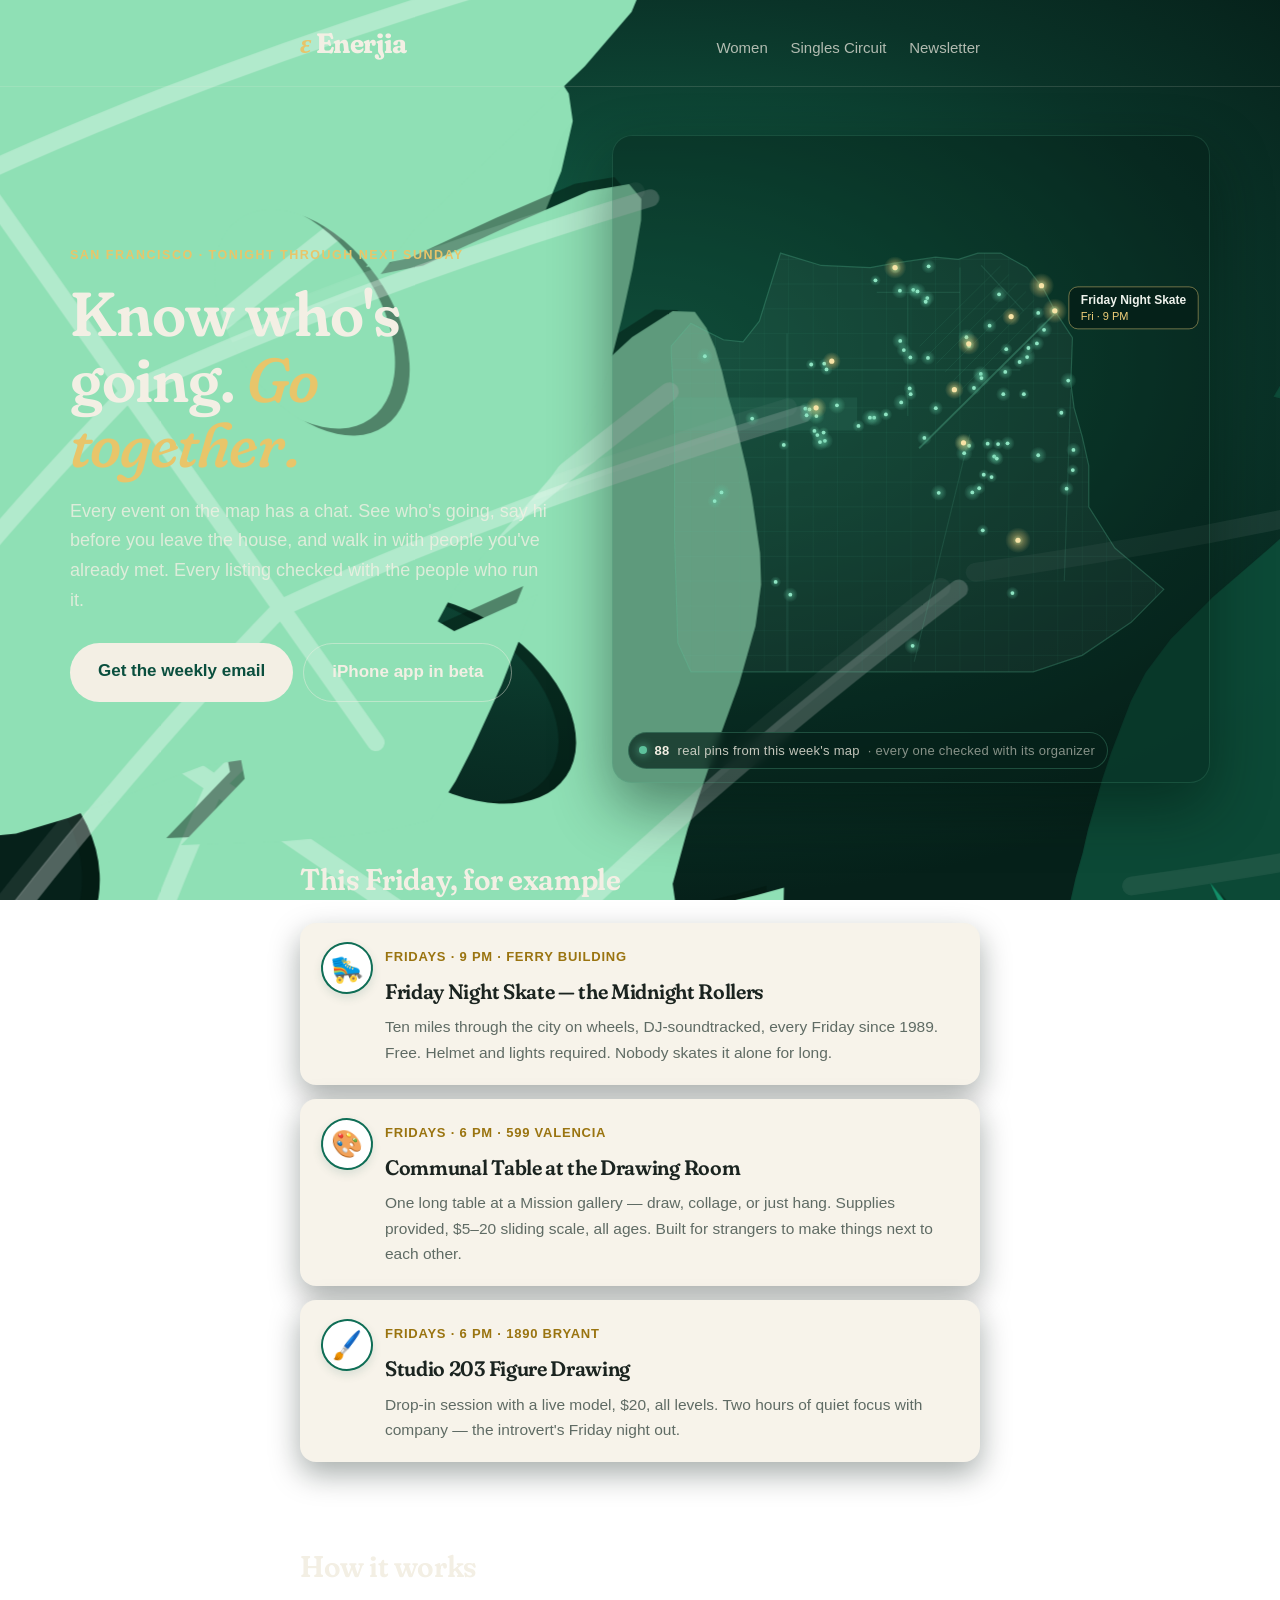
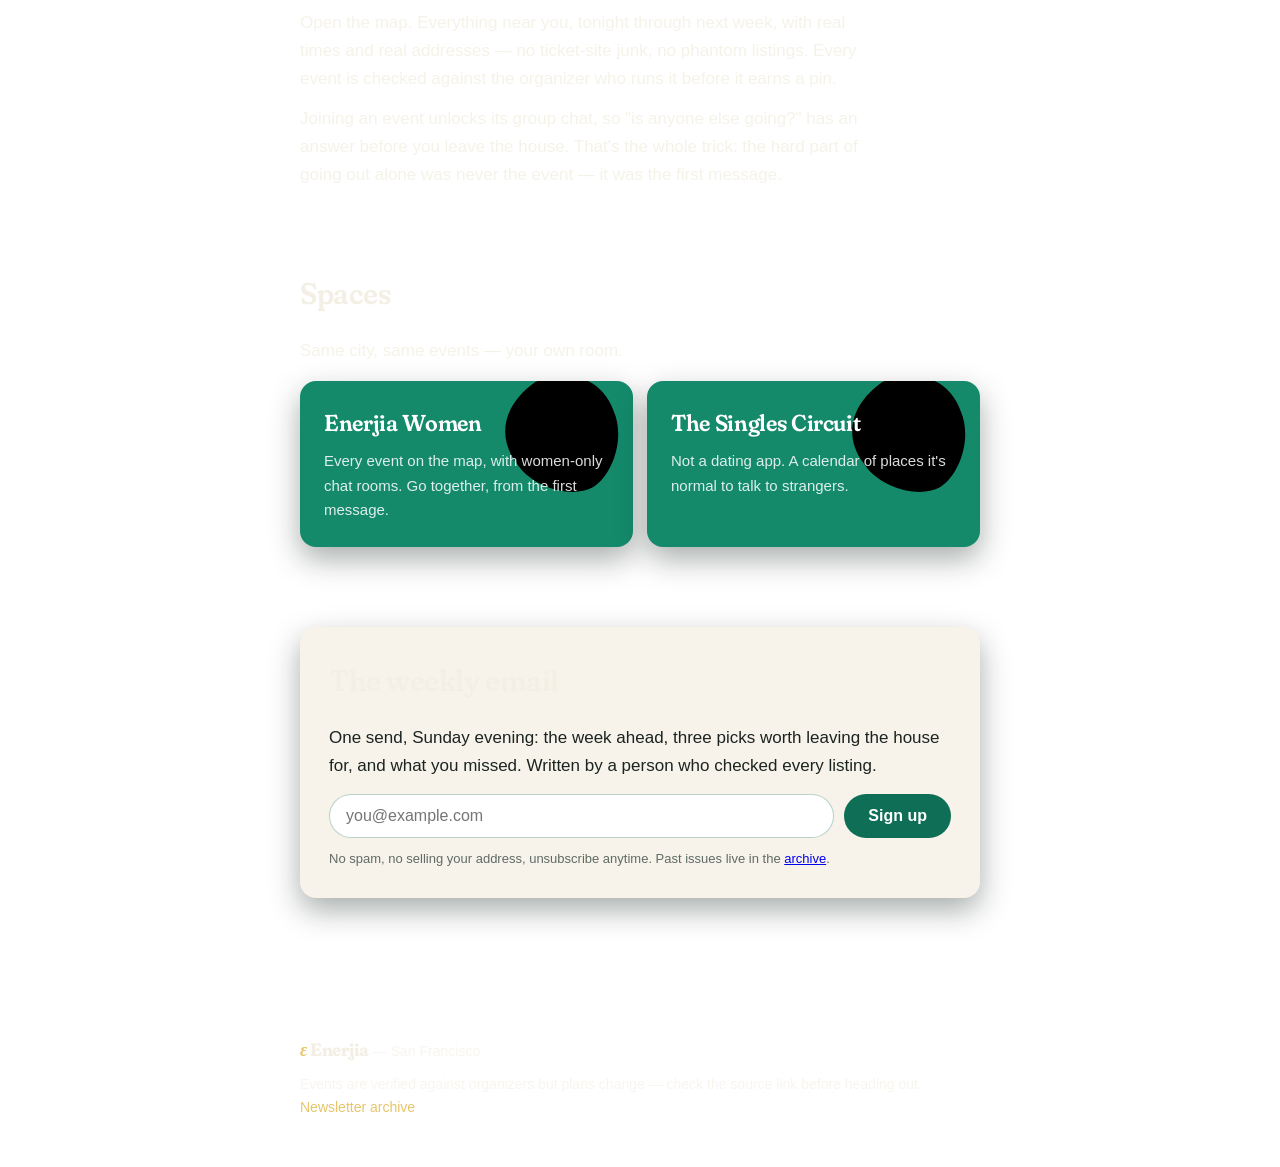
<file: index.html>
<!DOCTYPE html>
<html lang="en">
<head>
<meta charset="utf-8">
<meta name="viewport" content="width=device-width, initial-scale=1">
<title>Enerjia — what's happening near you in San Francisco</title>
<meta name="description" content="A map of everything happening in San Francisco — run clubs, open mics, night skates, figure drawing, trivia, street festivals. See who's going, chat before you leave the house, and go together.">
<!-- TODO(domain): set canonical + og:url once the domain is claimed -->
<link rel="preconnect" href="https://fonts.googleapis.com">
<link rel="preconnect" href="https://fonts.gstatic.com" crossorigin>
<link rel="stylesheet" href="https://fonts.googleapis.com/css2?family=Fraunces:ital,opsz,wght,SOFT,WONK@0,9..144,400..700,0..100,0..1;1,9..144,400..700,0..100,0..1&display=swap">
<link rel="stylesheet" href="style.css">
<script type="application/ld+json">
{
  "@context": "https://schema.org",
  "@type": "Organization",
  "name": "Enerjia",
  "description": "Map-first discovery of events in San Francisco.",
  "areaServed": "San Francisco, CA"
}
</script>
</head>
<body class="jungle">
<div id="jungle" aria-hidden="true"></div>
<svg width="0" height="0" style="position:absolute" aria-hidden="true">
  <symbol id="leaf" viewBox="0 0 100 100">
    <path class="blade" d="M50 0 C82 4 100 24 96 52 C94 78 68 100 50 100 C32 100 6 78 4 52 C0 24 18 4 50 0 Z"/>
    <path class="vein" d="M50 4 L50 97 M50 22 Q38.6 20 27.1 32 M50 22 Q61.4 20 72.9 32 M50 38 Q33.3 36 16.5 48 M50 38 Q66.7 36 83.5 48 M50 54 Q32.2 52 14.3 64 M50 54 Q67.8 52 85.7 64 M50 70 Q35.5 68 20.9 80 M50 70 Q64.5 68 79.1 80"/>
  </symbol>
</svg>

<header class="site">
  <div class="wrap">
    <a class="wordmark" href="./"><span class="eps">ε</span> Enerjia</a>
    <nav class="site">
      <a href="women.html">Women</a>
      <a href="singles.html">Singles Circuit</a>
      <a href="newsletter/">Newsletter</a>
    </nav>
  </div>
</header>

<section class="hero">
  <div class="hero-grid">
    <div class="copy">
      <p class="eyebrow">San Francisco · tonight through next Sunday</p>
      <h1>Know who's going. <em>Go together.</em></h1>
      <p class="lede">Every event on the map has a chat. See who's going, say hi
      before you leave the house, and walk in with people you've already met.
      Every listing checked with the people who run it.</p>
      <!-- TODO(testflight): swap for the public TestFlight link, then the App Store link -->
      <div class="ctas">
        <a class="cta" href="#newsletter">Get the weekly email</a>
        <a class="cta secondary" href="#newsletter">iPhone app in beta</a>
      </div>
    </div>
    <div class="mapstage" aria-label="A map of San Francisco with this week's event pins">
      <canvas id="skymap" aria-hidden="true"></canvas>
      <p class="legend"><i></i><b>89</b> real pins from this week's map <span>· every one checked with its organizer</span></p>
    </div>
  </div>
</section>

<main class="wrap">

  <section>
    <h2>This Friday, for example</h2>
    <div class="picks">
      <div class="pick">
        <span class="badge">🛼</span>
        <div>
          <span class="when">Fridays · 9 PM · Ferry Building</span>
          <h3>Friday Night Skate — the Midnight Rollers</h3>
          <p>Ten miles through the city on wheels, DJ-soundtracked, every Friday
          since 1989. Free. Helmet and lights required. Nobody skates it alone
          for long.</p>
        </div>
      </div>
      <div class="pick">
        <span class="badge">🎨</span>
        <div>
          <span class="when">Fridays · 6 PM · 599 Valencia</span>
          <h3>Communal Table at the Drawing Room</h3>
          <p>One long table at a Mission gallery — draw, collage, or just hang.
          Supplies provided, $5–20 sliding scale, all ages. Built for strangers
          to make things next to each other.</p>
        </div>
      </div>
      <div class="pick">
        <span class="badge">🖌️</span>
        <div>
          <span class="when">Fridays · 6 PM · 1890 Bryant</span>
          <h3>Studio 203 Figure Drawing</h3>
          <p>Drop-in session with a live model, $20, all levels. Two hours of
          quiet focus with company — the introvert's Friday night out.</p>
        </div>
      </div>
    </div>
  </section>

  <section>
    <h2>How it works</h2>
    <p>Open the map. Everything near you, tonight through next week, with real
    times and real addresses — no ticket-site junk, no phantom listings. Every
    event is checked against the organizer who runs it before it earns a pin.</p>
    <p>Joining an event unlocks its group chat, so "is anyone else going?" has
    an answer before you leave the house. That's the whole trick: the hard part
    of going out alone was never the event — it was the first message.</p>
  </section>

  <section>
    <h2>Spaces</h2>
    <p>Same city, same events — your own room.</p>
    <div class="spaces" style="margin-top:16px">
      <a class="space" href="women.html">
        <div class="leafframe" aria-hidden="true"><svg class="leaf white".strip() style="right:-26px; top:-30px; width:120px; height:150px; --r:-28deg; --d:-1s;"><use href="#leaf"/></svg><svg class="leaf white".strip() style="left:-30px; bottom:-44px; width:110px; height:140px; --r:160deg; --d:-3s;"><use href="#leaf"/></svg></div>
        <h3>Enerjia Women</h3>
        <p>Every event on the map, with women-only chat rooms. Go together,
        from the first message.</p>
      </a>
      <a class="space" href="singles.html">
        <div class="leafframe" aria-hidden="true"><svg class="leaf white".strip() style="right:-26px; top:-30px; width:120px; height:150px; --r:-28deg; --d:-1s;"><use href="#leaf"/></svg><svg class="leaf white".strip() style="left:-30px; bottom:-44px; width:110px; height:140px; --r:160deg; --d:-3s;"><use href="#leaf"/></svg></div>
        <h3>The Singles Circuit</h3>
        <p>Not a dating app. A calendar of places it's normal to talk to
        strangers.</p>
      </a>
    </div>
  </section>

  <section id="newsletter">
    <div class="signup">
      <h2>The weekly email</h2>
      <p>One send, Sunday evening: the week ahead, three picks worth leaving
      the house for, and what you missed. Written by a person who checked
      every listing.</p>
      <!-- Buttondown embed. A plain form POST on purpose: their endpoint
           sometimes redirects new subscribers through CAPTCHA/validation,
           which fetch()-style submits would break. Username must match the
           Buttondown account exactly. -->
      <form action="https://buttondown.com/api/emails/embed-subscribe/enerjia"
            method="post" class="embeddable-buttondown-form">
        <input type="email" name="email" placeholder="you@example.com"
               aria-label="Email address" required>
        <input type="hidden" value="1" name="embed">
        <button type="submit">Sign up</button>
      </form>
      <p class="fine">No spam, no selling your address, unsubscribe anytime.
      Past issues live in the <a href="newsletter/">archive</a>.</p>
    </div>
  </section>

</main>

<footer class="site">
    <div class="wrap">
    <p><span class="wordmark" style="font-size:18px"><span class="eps">ε</span> Enerjia</span>
    — San Francisco</p>
    <p style="margin-top:8px">Events are verified against organizers but plans
    change — check the source link before heading out.
    <a href="newsletter/">Newsletter archive</a></p>
  </div>
</footer>

<script>
/* The jungle border. A dark green ground that lightens toward the centre,
   framed by paper-cut tropical leaves — monstera, feather and fan palms, and
   the app's own banana leaf — drawn in two layers: a dim back layer for depth
   and a bright front layer with an offset "paper" shadow. Everything is
   generated here from a fixed seed, so the layout is the same on every load
   and there is no image to download. */
(function () {
  var host = document.getElementById("jungle"); if (!host) return;
  var NS = "http://www.w3.org/2000/svg";
  var W = 1600, H = 1000;
  var seed = 20261003;
  function rnd() { seed |= 0; seed = seed + 0x6D2B79F5 | 0; var t = Math.imul(seed ^ seed >>> 15, 1 | seed); t = t + Math.imul(t ^ t >>> 7, 61 | t) ^ t; return ((t ^ t >>> 14) >>> 0) / 4294967296; }
  function between(a, b) { return a + (b - a) * rnd(); }
  function pick(arr) { return arr[Math.floor(rnd() * arr.length)]; }
  function el(name, attrs, parent) { var e = document.createElementNS(NS, name); for (var k in attrs) e.setAttribute(k, attrs[k]); if (parent) parent.appendChild(e); return e; }

  var svg = el("svg", { viewBox: "0 0 " + W + " " + H, preserveAspectRatio: "xMidYMid slice", "aria-hidden": "true" }, host);
  var defs = el("defs", {}, svg);
  function symbol(id) { return el("symbol", { id: id, viewBox: "0 0 100 100", overflow: "visible" }, defs); }

  // The app's banana leaf (JungleLeafView.swift), plus veins.
  (function () {
    var s = symbol("lf-banana");
    el("path", { class: "blade", d: "M50 0 C82 4 100 24 96 52 C94 78 68 100 50 100 C32 100 6 78 4 52 C0 24 18 4 50 0 Z" }, s);
    el("path", { class: "vein", d: "M50 4 L50 97 M50 22 Q38.6 20 27.1 32 M50 22 Q61.4 20 72.9 32 M50 38 Q33.3 36 16.5 48 M50 38 Q66.7 36 83.5 48 M50 54 Q32.2 52 14.3 64 M50 54 Q67.8 52 85.7 64 M50 70 Q35.5 68 20.9 80 M50 70 Q64.5 68 79.1 80" }, s);
  })();

  // Monstera: a broad leaf with deep side splits and a few holes (evenodd).
  function monstera(id, lobes, holes) {
    var s = symbol(id), pts = [], n = 90;
    for (var i = 0; i <= n; i++) {
      var t = i / n, y = 100 - t * 100;
      var w = 46 * Math.pow(Math.sin(Math.PI * t), 0.85);
      var cut = Math.pow(Math.abs(Math.sin(Math.PI * t * lobes)), 10);
      var r = w * (1 - 0.55 * cut * (t > 0.12 && t < 0.92 ? 1 : 0));
      pts.push([50 + r, y]);
    }
    var d = "M50 100 ";
    pts.forEach(function (p) { d += "L" + p[0].toFixed(1) + " " + p[1].toFixed(1) + " "; });
    for (var j = pts.length - 1; j >= 0; j--) d += "L" + (100 - pts[j][0]).toFixed(1) + " " + pts[j][1].toFixed(1) + " ";
    d += "Z ";
    for (var h = 0; h < holes; h++) {
      var hy = 30 + h * 18, hx = (h % 2 ? 62 : 38), rx = 5 + (h % 2) * 2, ry = 8;
      d += "M" + (hx - rx) + " " + hy + " a" + rx + " " + ry + " 0 1 0 " + (rx * 2) + " 0 a" + rx + " " + ry + " 0 1 0 " + (-rx * 2) + " 0 Z ";
    }
    el("path", { class: "blade", d: d, "fill-rule": "evenodd" }, s);
    var v = "M50 97 L50 6 ";
    for (var k = 1; k <= lobes; k++) { var vy = 100 - (k / (lobes + 0.5)) * 92; v += "M50 " + vy.toFixed(1) + " Q34 " + (vy - 3).toFixed(1) + " 16 " + (vy - 9).toFixed(1) + " M50 " + vy.toFixed(1) + " Q66 " + (vy - 3).toFixed(1) + " 84 " + (vy - 9).toFixed(1) + " "; }
    el("path", { class: "vein", d: v }, s);
  }
  monstera("lf-monstera-a", 4, 3);
  monstera("lf-monstera-b", 5, 2);

  // Feather palm: a curved midrib with tapered leaflets either side.
  function feather(id, count, spread, lean) {
    var s = symbol(id);
    var g = el("g", {}, s);
    for (var i = 0; i < count; i++) {
      var t = 0.06 + (i / count) * 0.9;
      var x = (1 - t) * (1 - t) * 50 + 2 * (1 - t) * t * (50 + lean) + t * t * (50 + lean * 1.6);
      var y = 100 - t * 100;
      var len = 34 * Math.pow(Math.sin(Math.PI * Math.min(1, t * 1.15)), 0.7) + 6;
      [-1, 1].forEach(function (side) {
        var a = (-90 + side * spread) * Math.PI / 180;
        var ex = x + Math.cos(a) * len, ey = y + Math.sin(a) * len;
        var mx = x + Math.cos(a + side * 0.18) * len * 0.5, my = y + Math.sin(a + side * 0.18) * len * 0.5;
        var nx = x + Math.cos(a - side * 0.12) * len * 0.5, ny = y + Math.sin(a - side * 0.12) * len * 0.5;
        el("path", { class: "blade", d: "M" + x.toFixed(1) + " " + y.toFixed(1) + " Q" + mx.toFixed(1) + " " + my.toFixed(1) + " " + ex.toFixed(1) + " " + ey.toFixed(1) + " Q" + nx.toFixed(1) + " " + ny.toFixed(1) + " " + x.toFixed(1) + " " + y.toFixed(1) + " Z" }, g);
      });
    }
    el("path", { class: "stem", d: "M50 100 Q" + (50 + lean) + " 50 " + (50 + lean * 1.6) + " 0" }, s);
  }
  feather("lf-feather-a", 14, 38, 6);
  feather("lf-feather-b", 11, 48, -8);

  // Fan palm: blades radiating from the stem.
  function fan(id, blades, arc) {
    var s = symbol(id);
    for (var i = 0; i < blades; i++) {
      var a = (-90 - arc / 2 + (i / (blades - 1)) * arc) * Math.PI / 180;
      var len = 62 + 14 * Math.cos((i / (blades - 1) - 0.5) * Math.PI);
      var ex = 50 + Math.cos(a) * len, ey = 100 + Math.sin(a) * len;
      var px = Math.cos(a + Math.PI / 2) * 4.2, py = Math.sin(a + Math.PI / 2) * 4.2;
      el("path", { class: "blade", d: "M" + (50 + px * 0.4).toFixed(1) + " " + (100 + py * 0.4).toFixed(1) + " L" + (50 + px + Math.cos(a) * len * 0.55).toFixed(1) + " " + (100 + py + Math.sin(a) * len * 0.55).toFixed(1) + " L" + ex.toFixed(1) + " " + ey.toFixed(1) + " L" + (50 - px + Math.cos(a) * len * 0.55).toFixed(1) + " " + (100 - py + Math.sin(a) * len * 0.55).toFixed(1) + " Z" }, s);
    }
  }
  fan("lf-fan-a", 13, 150);
  fan("lf-fan-b", 9, 110);

  var SHAPES = ["lf-banana", "lf-monstera-a", "lf-monstera-b", "lf-feather-a", "lf-feather-b", "lf-fan-a", "lf-fan-b"];
  var BACK = ["#0A3A2B", "#0C4533", "#0E4E3A"];
  var FRONT = ["#117F5B", "#13906A", "#19A374", "#22B47F", "#2DC48C"];
  var LIGHT = ["#6FD6A3", "#8FE0B5"];
  var back = el("g", { class: "layer back" }, svg);
  var front = el("g", { class: "layer front" }, svg);

  function place(layer, x, y, rot, size, color, shadow, vein) {
    var outer = el("g", { transform: "translate(" + x.toFixed(0) + " " + y.toFixed(0) + ") rotate(" + rot.toFixed(1) + ") scale(" + (size / 100).toFixed(3) + ") translate(-50 -100)" }, layer);
    var sway = el("g", { class: "sway" }, outer);
    sway.style.animationDuration = between(6, 10).toFixed(1) + "s";
    sway.style.animationDelay = (-between(0, 10)).toFixed(1) + "s";
    var shape = pick(SHAPES);
    if (shadow) el("use", { href: "#" + shape, class: "shadow", transform: "translate(5 9)" }, sway);
    var u = el("use", { href: "#" + shape, class: "leaf" }, sway);
    u.style.color = color;
    u.style.setProperty("--vein", vein);
  }

  // Anchors along each edge, tips pointing inward with jitter. Sizes shrink
  // toward the middle of the top and bottom edges so the copy stays clear
  // even on a narrow screen (where the sides are cropped away).
  function edge(layer, count, sizes, colors, shadow, vein) {
    for (var i = 0; i < count; i++) {
      var t = (i + 0.5) / count + between(-0.03, 0.03), mid = 1 - Math.abs(t - 0.5) * 2;
      var sz = between(sizes[0], sizes[1]) * (1 - 0.45 * mid);
      var c = pick(colors);
      place(layer, t * W, between(-40, 10), 180 + between(-28, 28), sz, c, shadow, vein);
      place(layer, (1 - t) * W, H - between(-40, 10), between(-28, 28), sz, c, shadow, vein);
    }
    var side = Math.round(count * 0.6);
    for (var j = 0; j < side; j++) {
      var u = (j + 0.5) / side + between(-0.04, 0.04);
      var sz2 = between(sizes[0], sizes[1]);
      place(layer, between(-40, 10), u * H, 90 + between(-26, 26), sz2, pick(colors), shadow, vein);
      place(layer, W - between(-40, 10), (1 - u) * H, -90 + between(-26, 26), sz2, pick(colors), shadow, vein);
    }
  }
  edge(back, 9, [260, 420], BACK, false, "rgba(255,255,255,0.08)");
  edge(front, 7, [200, 340], FRONT, true, "rgba(255,255,255,0.22)");
  [[0, 0, 180], [W, 0, 180], [0, H, 0], [W, H, 0]].forEach(function (c) {
    for (var k = 0; k < 2; k++) place(front, c[0] + between(-30, 90) * (c[0] ? -1 : 1), c[1] + between(-30, 90) * (c[1] ? -1 : 1), c[2] + (c[0] ? -45 : 45) + between(-20, 20), between(120, 190), pick(LIGHT), true, "rgba(255,255,255,0.3)");
  });
})();
</script>
<script>
/* The hero: a night map of San Francisco drawn from real event coordinates.
   The outline, Market Street, Golden Gate Park and a few arterials are hand-
   placed; every pin is a venue that has actually carried an event on the map.
   Canvas rather than SVG so 88 glowing pins and a breathing halo cost nothing. */
(function () {
  var cv = document.getElementById("skymap"); if (!cv) return;
  var ctx = cv.getContext("2d");
  var reduce = window.matchMedia("(prefers-reduced-motion: reduce)").matches;

  var PINS = [[37.8063,-122.4321],[37.806,-122.4424],[37.8058,-122.4422],[37.8029,-122.4484],[37.8016,-122.3975],[37.8006,-122.4368],[37.8004,-122.4409],[37.8002,-122.4355],[37.7995,-122.4105],[37.7986,-122.4325],[37.7977,-122.433],[37.7955,-122.3937],[37.7955,-122.3934],[37.795,-122.3985],[37.7919,-122.4134],[37.7909,-122.3967],[37.7891,-122.4205],[37.7882,-122.4408],[37.7876,-122.3989],[37.7875,-122.4198],[37.787,-122.4197],[37.7865,-122.4015],[37.7862,-122.4083],[37.786,-122.4397],[37.7845,-122.5007],[37.7843,-122.4019],[37.7842,-122.4377],[37.7841,-122.4323],[37.7831,-122.4042],[37.7827,-122.4641],[37.7825,-122.4681],[37.7813,-122.4634],[37.7807,-122.4086],[37.7802,-122.4161],[37.7792,-122.4159],[37.7786,-122.3893],[37.7768,-122.4182],[37.7767,-122.4379],[37.7764,-122.4242],[37.7753,-122.4029],[37.7753,-122.4376],[37.7753,-122.4092],[37.7733,-122.4405],[37.7726,-122.4602],[37.772,-122.4666],[37.7719,-122.4299],[37.7718,-122.4699],[37.7716,-122.4686],[37.7708,-122.3914],[37.7704,-122.4452],[37.7702,-122.4695],[37.77,-122.4665],[37.7696,-122.4488],[37.7696,-122.4501],[37.7694,-122.4862],[37.7676,-122.4536],[37.7664,-122.4671],[37.766,-122.4643],[37.7654,-122.4662],[37.7647,-122.4334],[37.764,-122.4639],[37.7637,-122.4654],[37.7635,-122.4214],[37.7634,-122.4079],[37.7633,-122.414],[37.7632,-122.4108],[37.763,-122.4765],[37.7628,-122.4197],[37.7618,-122.3877],[37.761,-122.4212],[37.7605,-122.3985],[37.7602,-122.412],[37.7597,-122.4112],[37.7569,-122.3879],[37.7558,-122.4152],[37.7552,-122.4128],[37.7525,-122.4166],[37.7524,-122.3898],[37.7515,-122.4187],[37.7515,-122.4956],[37.7514,-122.429],[37.7494,-122.4977],[37.7423,-122.4155],[37.7399,-122.4047],[37.7298,-122.479],[37.7271,-122.4064],[37.7267,-122.4745],[37.7143,-122.437]];
  var FEATURED = [
    [37.7955, -122.3934, "Friday Night Skate", "Fri · 9 PM"],
    [37.7720, -122.4666, "Lindy in the Park", "Sun · noon"],
    [37.7833, -122.4618, "Clement St Farmers Market", "Sun · 9 AM"],
    [37.7635, -122.4214, "Communal Table, Drawing Room", "Fri · 6 PM"],
    [37.7875, -122.4198, "Swing Night at DecoDance", "Wed · 7 PM"],
    [37.8016, -122.3975, "Exploratorium After Dark", "Thu · 6 PM"],
    [37.7399, -122.4047, "Dance Fridays, Space 550", "Fri · 8 PM"],
    [37.8060, -122.4424, "Marina Run Club", "Tue · 7 AM"],
    [37.7764, -122.4242, "PROXY outdoor movies", "Fri · 7:15 PM"],
    [37.7941, -122.4068, "Chinatown Night Market", "2nd Fri · 5 PM"]
  ];
  /* lon,lat — the peninsula, clockwise from Lands End. Rough on purpose; it
     reads as the city at a glance, which is all a backdrop needs. */
  var COAST = [[-122.511,37.787],[-122.505,37.7925],[-122.495,37.7885],[-122.489,37.788],[-122.484,37.793],[-122.4775,37.8095],[-122.465,37.8065],[-122.450,37.806],[-122.443,37.807],[-122.430,37.8085],[-122.423,37.808],[-122.417,37.8095],[-122.410,37.8095],[-122.402,37.806],[-122.397,37.801],[-122.393,37.795],[-122.388,37.789],[-122.3885,37.778],[-122.3875,37.772],[-122.385,37.765],[-122.383,37.758],[-122.383,37.748],[-122.375,37.738],[-122.360,37.728],[-122.370,37.720],[-122.385,37.712],[-122.400,37.708],[-122.505,37.708],[-122.509,37.715],[-122.510,37.740],[-122.510,37.770],[-122.511,37.785]];
  var MARKET = [[-122.3937,37.7946],[-122.4350,37.7622]];
  var GGP = [[-122.5106,37.7745],[-122.4540,37.7665]];
  var ROADS = [
    [[-122.511,37.7812],[-122.404,37.7812]],   /* Geary */
    [[-122.4225,37.806],[-122.4225,37.773]],   /* Van Ness */
    [[-122.4755,37.790],[-122.4755,37.708]],   /* 19th Ave */
    [[-122.4385,37.800],[-122.4385,37.770]],   /* Divisadero */
    [[-122.4195,37.7655],[-122.4365,37.7105]], /* Mission St, south */
    [[-122.3885,37.7765],[-122.3905,37.730]],  /* Third St */
    [[-122.4030,37.7955],[-122.4160,37.8065]], /* Columbus */
    [[-122.448,37.800],[-122.4225,37.800]]     /* Lombard */
  ];

  var LON0 = -122.52, LON1 = -122.355, LAT0 = 37.70, LAT1 = 37.825;
  var K = Math.cos(37.76 * Math.PI / 180);
  var W = 0, H = 0, F = null, dpr = 1, raf = 0, visible = true, t0 = 0;

  function fit() {
    var aspect = ((LON1 - LON0) * K) / (LAT1 - LAT0);
    var top = W >= 600 ? 72 : 24;                  /* headroom under the overlaid header */
    var availW = W * 0.9, availH = H - top - 48;
    var mh = availH, mw = mh * aspect;
    if (mw > availW) { mw = availW; mh = mw / aspect; }
    var ox = (W - mw) / 2, oy = top + (availH - mh) / 2;
    return { s: mw / ((LON1 - LON0) * K), ox: ox, oy: oy };
  }
  function P(lon, lat) { return [F.ox + (lon - LON0) * K * F.s, F.oy + (LAT1 - lat) * F.s]; }
  function path(pts) { ctx.beginPath(); pts.forEach(function (p, i) { var q = P(p[0], p[1]); i ? ctx.lineTo(q[0], q[1]) : ctx.moveTo(q[0], q[1]); }); }

  function resize() {
    var r = cv.parentElement.getBoundingClientRect();
    W = Math.max(320, Math.round(r.width)); H = Math.max(400, Math.round(r.height));
    dpr = Math.min(2, window.devicePixelRatio || 1);
    cv.width = W * dpr; cv.height = H * dpr;
    ctx.setTransform(dpr, 0, 0, dpr, 0, 0);
    F = fit();
    if (reduce) draw(0);
  }

  function roundRect(x, y, w, h, r) { ctx.beginPath(); ctx.moveTo(x + r, y); ctx.arcTo(x + w, y, x + w, y + h, r); ctx.arcTo(x + w, y + h, x, y + h, r); ctx.arcTo(x, y + h, x, y, r); ctx.arcTo(x, y, x + w, y, r); ctx.closePath(); }

  function draw(t) {
    ctx.clearRect(0, 0, W, H);
    /* no ground fill: the page's green radial and the leaf border show through the water */

    /* land */
    path(COAST); ctx.closePath();
    ctx.fillStyle = "rgba(255,255,255,0.045)"; ctx.fill();
    ctx.save(); path(COAST); ctx.closePath(); ctx.clip();

    /* street grid, faint, clipped to land */
    ctx.strokeStyle = "rgba(93,193,156,0.055)"; ctx.lineWidth = 1;
    for (var lon = LON0; lon <= LON1; lon += 0.0075) { var a = P(lon, LAT0), b = P(lon, LAT1); ctx.beginPath(); ctx.moveTo(a[0], a[1]); ctx.lineTo(b[0], b[1]); ctx.stroke(); }
    for (var lat = LAT0; lat <= LAT1; lat += 0.006) { var c = P(LON0, lat), d = P(LON1, lat); ctx.beginPath(); ctx.moveTo(c[0], c[1]); ctx.lineTo(d[0], d[1]); ctx.stroke(); }

    /* Golden Gate Park */
    var g0 = P(GGP[0][0], GGP[0][1]), g1 = P(GGP[1][0], GGP[1][1]);
    ctx.fillStyle = "rgba(93,193,156,0.10)"; ctx.fillRect(g0[0], g0[1], g1[0] - g0[0], g1[1] - g0[1]);

    /* SoMa diagonals parallel to Market, south of it */
    var m0 = P(MARKET[0][0], MARKET[0][1]), m1 = P(MARKET[1][0], MARKET[1][1]);
    var dx = m1[0] - m0[0], dy = m1[1] - m0[1], len = Math.hypot(dx, dy), nx = dy / len, ny = -dx / len;
    ctx.strokeStyle = "rgba(93,193,156,0.09)";
    for (var k = 1; k <= 6; k++) { var off = k * 12; ctx.beginPath(); ctx.moveTo(m0[0] - nx * off + dx * 0.02, m0[1] - ny * off + dy * 0.02); ctx.lineTo(m0[0] - nx * off + dx * 0.62, m0[1] - ny * off + dy * 0.62); ctx.stroke(); }

    /* arterials + Market */
    ctx.strokeStyle = "rgba(93,193,156,0.14)"; ctx.lineWidth = 1.2;
    ROADS.forEach(function (r) { path(r); ctx.stroke(); });
    ctx.strokeStyle = "rgba(93,193,156,0.32)"; ctx.lineWidth = 1.8; path(MARKET); ctx.stroke();
    ctx.restore();

    /* shoreline */
    path(COAST); ctx.closePath(); ctx.strokeStyle = "rgba(93,193,156,0.28)"; ctx.lineWidth = 1.2; ctx.stroke();

    /* pins */
    var breathe = reduce ? 0 : t / 1000;
    PINS.forEach(function (p, i) {
      var q = P(p[1], p[0]);
      var r = 7 + Math.sin(breathe * 1.4 + i * 0.7) * 1.6;
      var g = ctx.createRadialGradient(q[0], q[1], 0, q[0], q[1], r);
      g.addColorStop(0, "rgba(93,193,156,0.55)"); g.addColorStop(1, "rgba(93,193,156,0)");
      ctx.fillStyle = g; ctx.beginPath(); ctx.arc(q[0], q[1], r, 0, Math.PI * 2); ctx.fill();
      ctx.fillStyle = "#8FE4C3"; ctx.beginPath(); ctx.arc(q[0], q[1], 1.9, 0, Math.PI * 2); ctx.fill();
    });

    /* featured: gold halo, one label at a time */
    var period = 3200, idx = reduce ? 0 : Math.floor(t / period) % FEATURED.length;
    var phase = reduce ? 0.5 : (t % period) / period;
    var env = reduce ? 1 : Math.min(1, phase / 0.14, (1 - phase) / 0.14);
    FEATURED.forEach(function (f, i) {
      var q = P(f[1], f[0]);
      var r = 11 + Math.sin(breathe * 1.1 + i) * 2;
      var g = ctx.createRadialGradient(q[0], q[1], 0, q[0], q[1], r);
      g.addColorStop(0, "rgba(240,207,122,0.6)"); g.addColorStop(1, "rgba(240,207,122,0)");
      ctx.fillStyle = g; ctx.beginPath(); ctx.arc(q[0], q[1], r, 0, Math.PI * 2); ctx.fill();
      ctx.fillStyle = "#F7E3A6"; ctx.beginPath(); ctx.arc(q[0], q[1], 2.6, 0, Math.PI * 2); ctx.fill();
      if (i !== idx || env <= 0) return;
      ctx.save(); ctx.globalAlpha = Math.max(0, env);
      ctx.font = "600 12px " + "-apple-system, BlinkMacSystemFont, 'Segoe UI', Helvetica, Arial, sans-serif";
      var label = f[2], sub = f[3];
      var tw = Math.max(ctx.measureText(label).width, ctx.measureText(sub).width) + 24;
      var x = q[0] + 14, y = q[1] - 24;
      if (x + tw > W - 10) x = q[0] - 14 - tw;
      x = Math.max(10, Math.min(x, W - tw - 10));
      y = Math.max(10, Math.min(y, H - 52));
      ctx.fillStyle = "rgba(6,33,26,0.92)"; roundRect(x, y, tw, 42, 9); ctx.fill();
      ctx.strokeStyle = "rgba(240,207,122,0.45)"; ctx.lineWidth = 1; ctx.stroke();
      ctx.fillStyle = "#EEF2EC"; ctx.fillText(label, x + 12, y + 17);
      ctx.font = "500 11px -apple-system, BlinkMacSystemFont, 'Segoe UI', Helvetica, Arial, sans-serif";
      ctx.fillStyle = "#F0CF7A"; ctx.fillText(sub, x + 12, y + 33);
      ctx.restore();
    });
  }

  function loop(ts) { if (!t0) t0 = ts; if (visible) draw(ts - t0); raf = requestAnimationFrame(loop); }

  var legendCount = document.querySelector(".legend b"); if (legendCount) legendCount.textContent = PINS.length;
  resize();
  if ("ResizeObserver" in window) new ResizeObserver(resize).observe(cv.parentElement); else window.addEventListener("resize", resize);
  if (reduce) { draw(0); return; }
  if ("IntersectionObserver" in window) new IntersectionObserver(function (e) { visible = e[0].isIntersecting; }).observe(cv);
  raf = requestAnimationFrame(loop);
})();
</script>
</body>
</html>
</file>
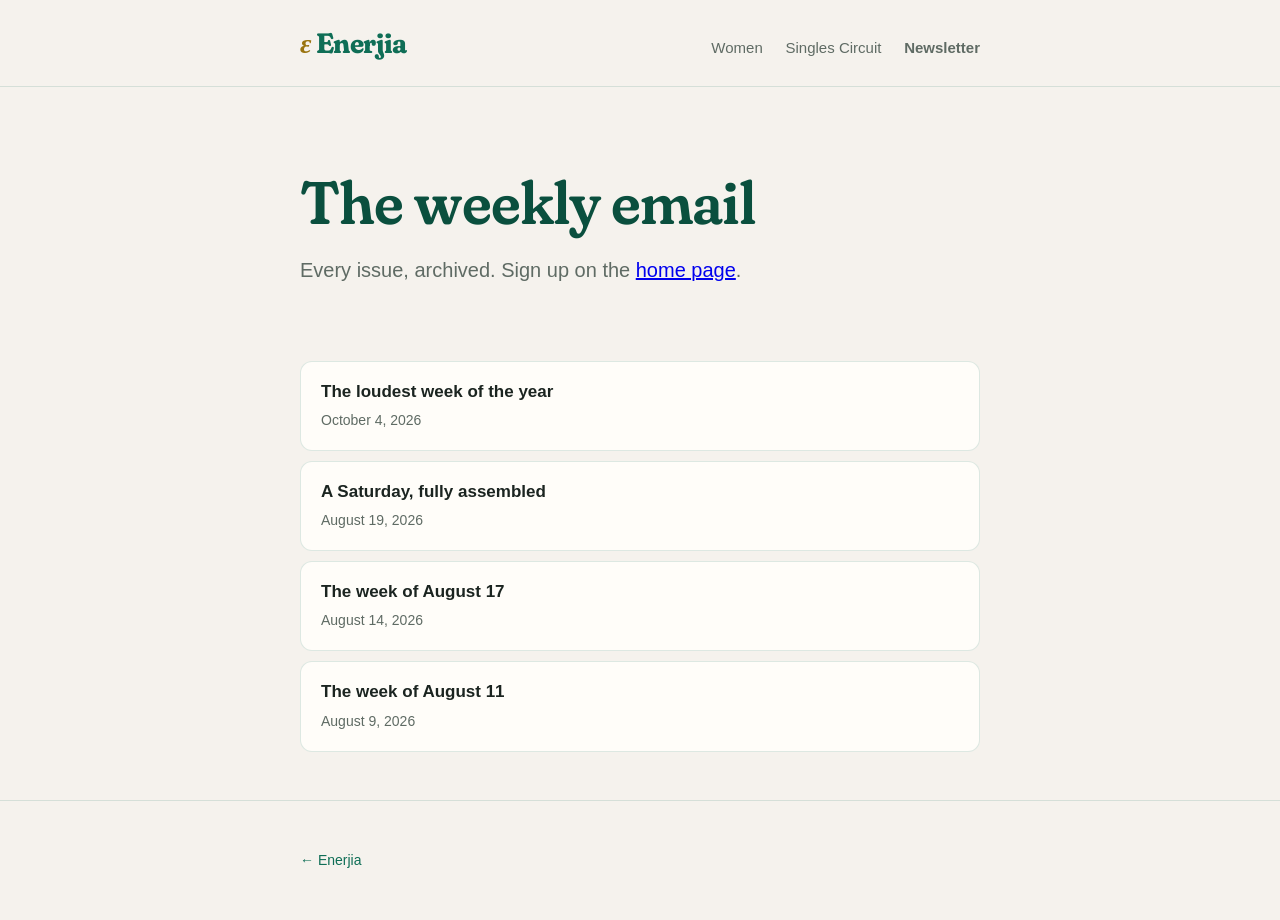
<file: newsletter/index.html>
<!DOCTYPE html>
<html lang="en">
<head>
<meta charset="utf-8">
<meta name="viewport" content="width=device-width, initial-scale=1">
<title>Newsletter — Enerjia</title>
<meta name="description" content="The Enerjia weekly: what's happening in San Francisco, three picks worth leaving the house for, written by a person who verified every listing.">
<link rel="preconnect" href="https://fonts.googleapis.com">
<link rel="preconnect" href="https://fonts.gstatic.com" crossorigin>
<link rel="stylesheet" href="https://fonts.googleapis.com/css2?family=Fraunces:ital,opsz,wght,SOFT,WONK@0,9..144,400..700,0..100,0..1;1,9..144,400..700,0..100,0..1&display=swap">
<link rel="stylesheet" href="../style.css">
</head>
<body>
<header class="site">
  <div class="wrap">
    <a class="wordmark" href="../"><span class="eps">&epsilon;</span> Enerjia</a>
    <nav class="site">
      <a href="../women.html">Women</a>
      <a href="../singles.html">Singles Circuit</a>
      <a href="./"><strong>Newsletter</strong></a>
    </nav>
  </div>
</header>
<main class="wrap">
<div class="hero">
  <h1>The weekly email</h1>
  <p class="lede">Every issue, archived. Sign up on the
  <a href="../index.html#newsletter">home page</a>.</p>
</div>
<ul class="archive">
<li><a href="2026-10-04.html"><strong>The loudest week of the year</strong><br><span class="date">October 4, 2026</span></a></li>
<li><a href="2026-08-19.html"><strong>A Saturday, fully assembled</strong><br><span class="date">August 19, 2026</span></a></li>
<li><a href="2026-08-14.html"><strong>The week of August 17</strong><br><span class="date">August 14, 2026</span></a></li>
<li><a href="2026-08-09.html"><strong>The week of August 11</strong><br><span class="date">August 9, 2026</span></a></li>
</ul>
</main>
<footer class="site">
  <div class="wrap"><p><a href="../">&larr; Enerjia</a></p></div>
</footer>
</body>
</html>
</file>
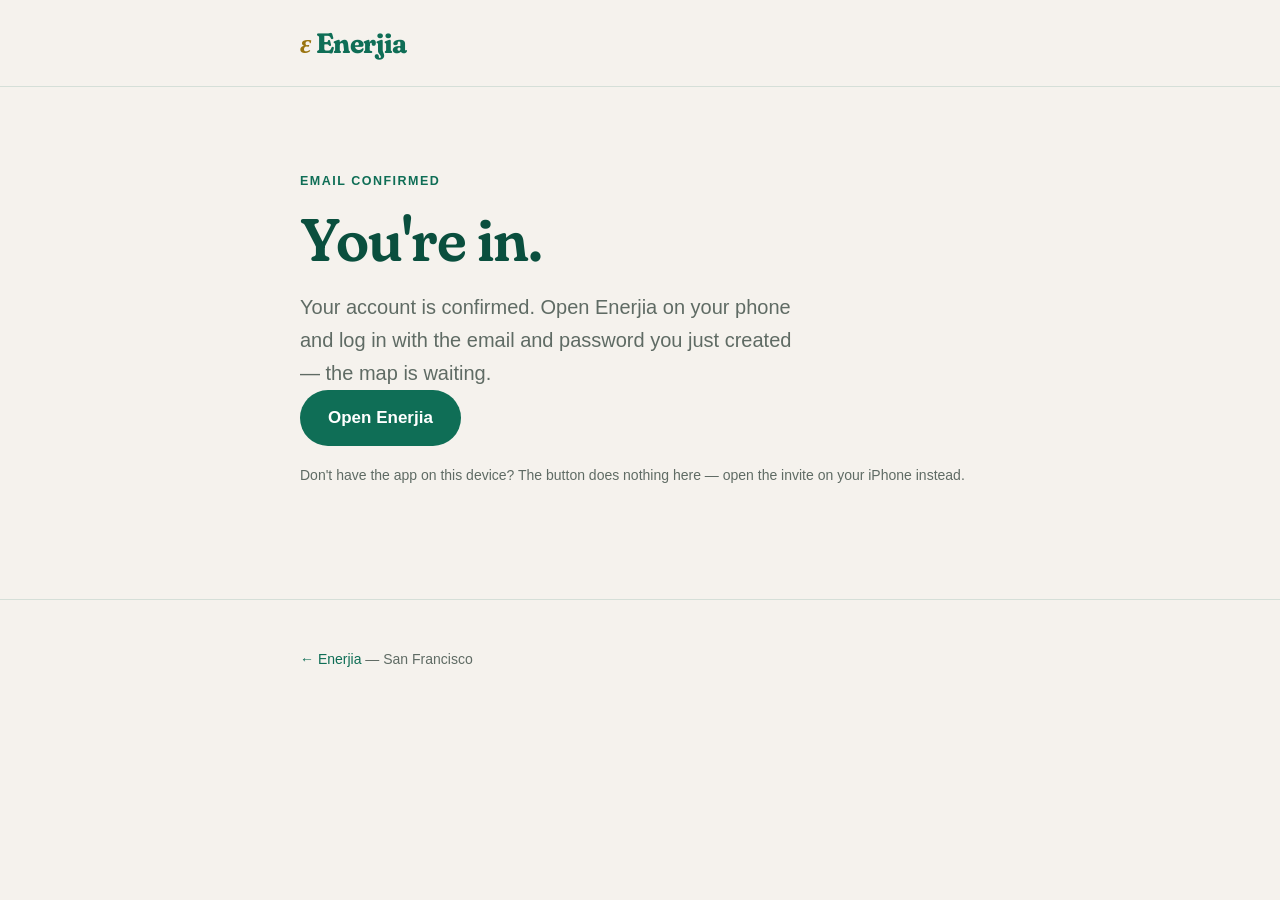
<file: confirmed.html>
<!DOCTYPE html>
<html lang="en">
<head>
<meta charset="utf-8">
<meta name="viewport" content="width=device-width, initial-scale=1">
<title>You're in — Enerjia</title>
<meta name="robots" content="noindex">
<link rel="preconnect" href="https://fonts.googleapis.com">
<link rel="preconnect" href="https://fonts.gstatic.com" crossorigin>
<link rel="stylesheet" href="https://fonts.googleapis.com/css2?family=Fraunces:ital,opsz,wght,SOFT,WONK@0,9..144,400..700,0..100,0..1;1,9..144,400..700,0..100,0..1&display=swap">
<link rel="stylesheet" href="style.css">
<!-- Where Supabase sends people after they tap the confirmation link in the
     sign-up email (Authentication → URL Configuration → Redirect URLs must
     list this page). The app cannot receive that link itself, so this page
     closes the loop: you're confirmed, now open the app and log in. Nothing
     here reads the URL — the token in the fragment is consumed by Supabase
     before the redirect, and we want no code touching it. -->
</head>
<body>

<header class="site">
  <div class="wrap">
    <a class="wordmark" href="./"><span class="eps">ε</span> Enerjia</a>
  </div>
</header>

<main class="wrap">
  <div class="hero">
    <p class="eyebrow">Email confirmed</p>
    <h1>You're in.</h1>
    <p class="lede">Your account is confirmed. Open Enerjia on your phone and
    log in with the email and password you just created — the map is
    waiting.</p>
    <a class="cta" href="enerjia://auth/confirmed">Open Enerjia</a>
    <p class="fine" style="margin-top:18px;color:var(--muted);font-size:14px">
      Don't have the app on this device? The button does nothing here —
      open the invite on your iPhone instead.</p>
  </div>
</main>

<footer class="site">
  <div class="wrap">
    <p><a href="./">← Enerjia</a> — San Francisco</p>
  </div>
</footer>

</body>
</html>
</file>
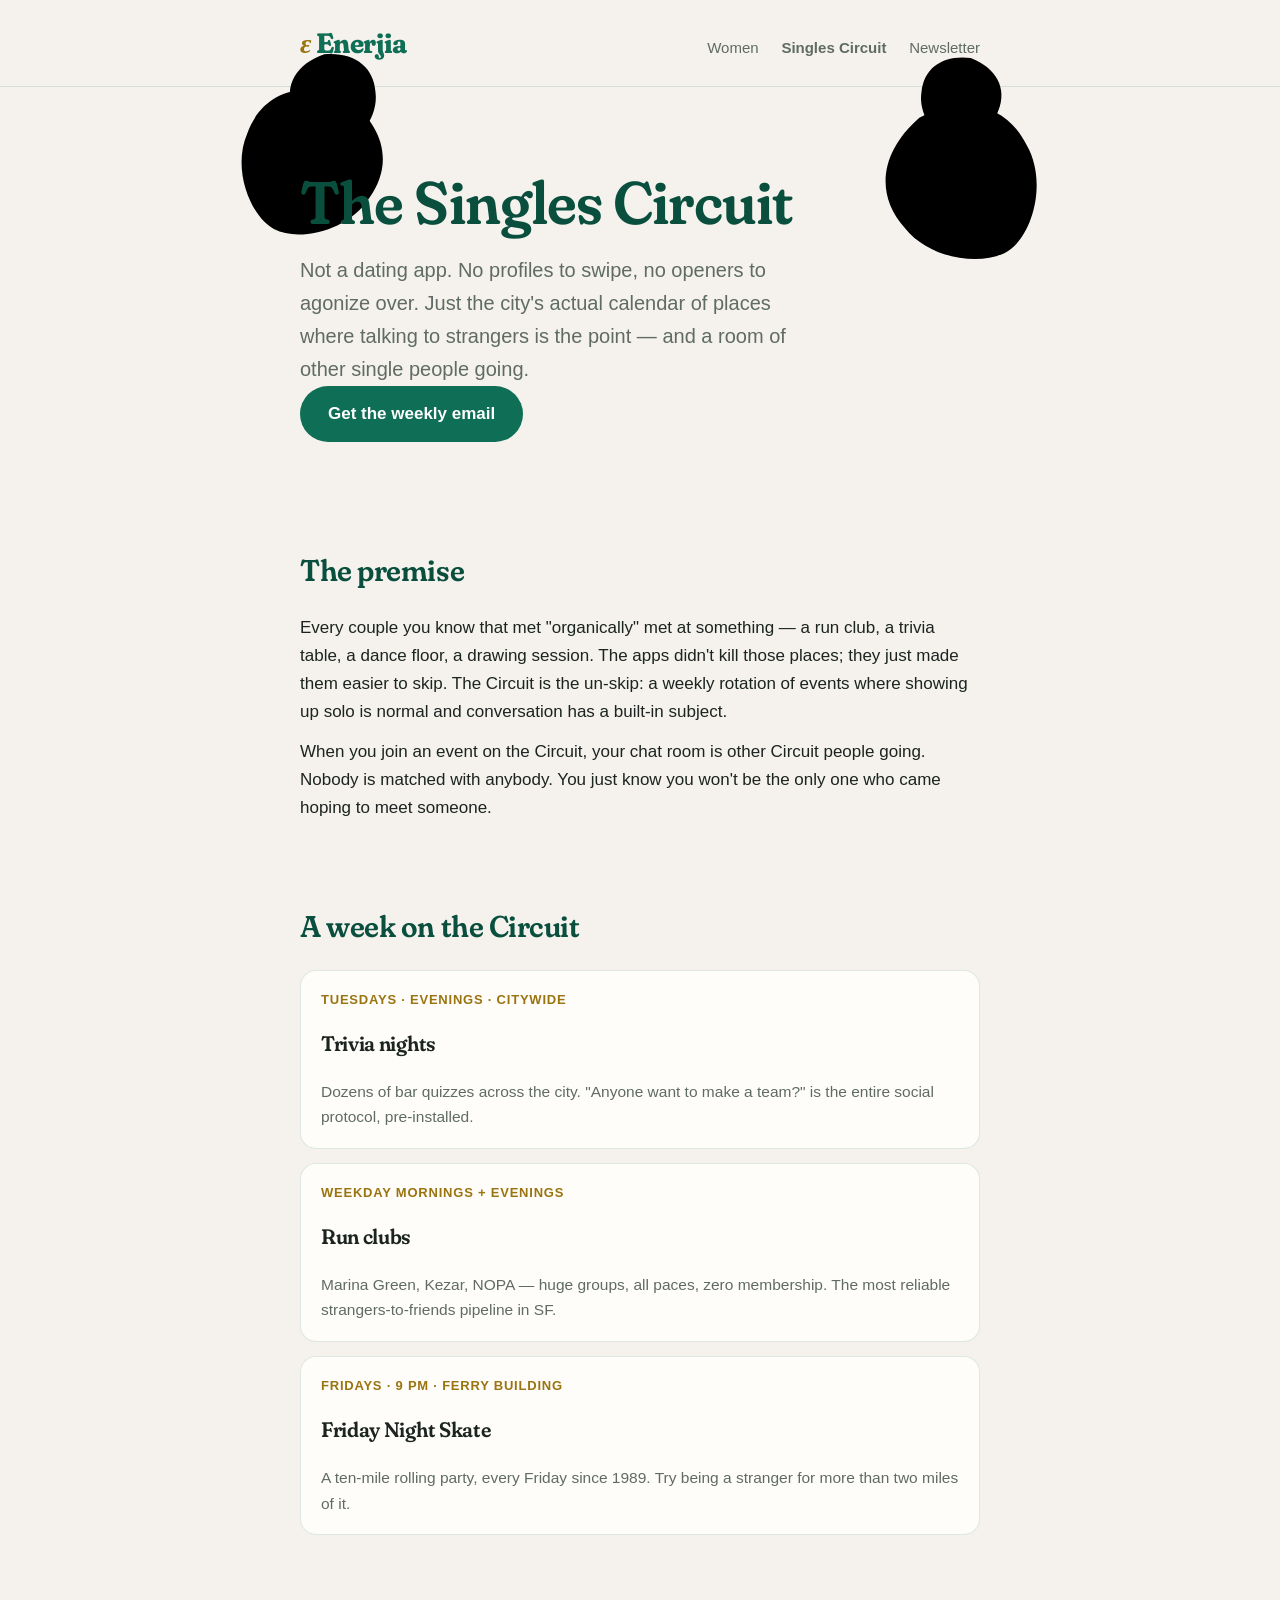
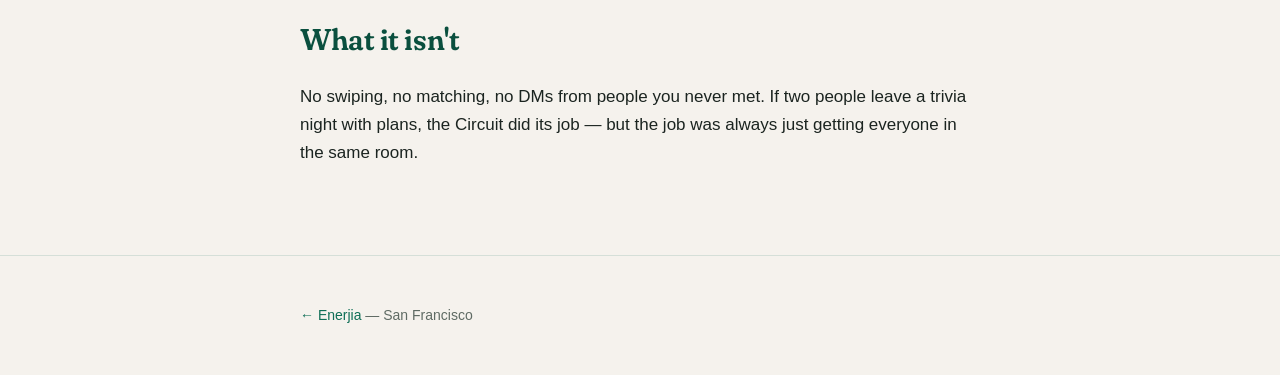
<file: singles.html>
<!DOCTYPE html>
<html lang="en">
<head>
<meta charset="utf-8">
<meta name="viewport" content="width=device-width, initial-scale=1">
<title>The Singles Circuit — meet people in SF without a dating app</title>
<meta name="description" content="Not a dating app. A weekly circuit of San Francisco events where talking to strangers is normal — run clubs, trivia, dance nights, drawing tables. Show up; the rest is organic.">
<link rel="preconnect" href="https://fonts.googleapis.com">
<link rel="preconnect" href="https://fonts.gstatic.com" crossorigin>
<link rel="stylesheet" href="https://fonts.googleapis.com/css2?family=Fraunces:ital,opsz,wght,SOFT,WONK@0,9..144,400..700,0..100,0..1;1,9..144,400..700,0..100,0..1&display=swap">
<link rel="stylesheet" href="style.css">
</head>
<body>
<svg width="0" height="0" style="position:absolute" aria-hidden="true">
  <symbol id="leaf" viewBox="0 0 100 100">
    <path class="blade" d="M50 0 C82 4 100 24 96 52 C94 78 68 100 50 100 C32 100 6 78 4 52 C0 24 18 4 50 0 Z"/>
    <path class="vein" d="M50 4 L50 97 M50 22 Q38.6 20 27.1 32 M50 22 Q61.4 20 72.9 32 M50 38 Q33.3 36 16.5 48 M50 38 Q66.7 36 83.5 48 M50 54 Q32.2 52 14.3 64 M50 54 Q67.8 52 85.7 64 M50 70 Q35.5 68 20.9 80 M50 70 Q64.5 68 79.1 80"/>
  </symbol>
</svg>

<header class="site">
  <div class="wrap">
    <a class="wordmark" href="./"><span class="eps">ε</span> Enerjia</a>
    <nav class="site">
      <a href="women.html">Women</a>
      <a href="singles.html"><strong>Singles Circuit</strong></a>
      <a href="newsletter/">Newsletter</a>
    </nav>
  </div>
</header>

<main class="wrap">

  <div class="hero">
    <div class="leafframe" aria-hidden="true"><svg class="leaf big".strip() style="left:-110px; top:-30px; width:150px; height:190px; --r:28deg; --d:0s;"><use href="#leaf"/></svg><svg class="leaf" style="left:0px; top:-48px; width:92px; height:118px; --r:-12deg; --d:-3s;"><use href="#leaf"/></svg><svg class="leaf big".strip() style="right:-120px; top:-20px; width:160px; height:200px; --r:-34deg; --d:-1.5s;"><use href="#leaf"/></svg><svg class="leaf" style="right:-10px; top:-44px; width:86px; height:110px; --r:14deg; --d:-5s;"><use href="#leaf"/></svg></div>
    <h1>The Singles Circuit</h1>
    <p class="lede">Not a dating app. No profiles to swipe, no openers to
    agonize over. Just the city's actual calendar of places where talking to
    strangers is the point — and a room of other single people going.</p>
    <a class="cta" href="index.html#newsletter">Get the weekly email</a>
  </div>

  <section>
    <h2>The premise</h2>
    <p>Every couple you know that met "organically" met at something — a run
    club, a trivia table, a dance floor, a drawing session. The apps didn't
    kill those places; they just made them easier to skip. The Circuit is the
    un-skip: a weekly rotation of events where showing up solo is normal and
    conversation has a built-in subject.</p>
    <p>When you join an event on the Circuit, your chat room is other Circuit
    people going. Nobody is matched with anybody. You just know you won't be
    the only one who came hoping to meet someone.</p>
  </section>

  <section>
    <h2>A week on the Circuit</h2>
    <div class="picks">
      <div class="pick">
        <span class="when">Tuesdays · evenings · citywide</span>
        <h3>Trivia nights</h3>
        <p>Dozens of bar quizzes across the city. "Anyone want to make a
        team?" is the entire social protocol, pre-installed.</p>
      </div>
      <div class="pick">
        <span class="when">Weekday mornings + evenings</span>
        <h3>Run clubs</h3>
        <p>Marina Green, Kezar, NOPA — huge groups, all paces, zero
        membership. The most reliable strangers-to-friends pipeline in SF.</p>
      </div>
      <div class="pick">
        <span class="when">Fridays · 9 PM · Ferry Building</span>
        <h3>Friday Night Skate</h3>
        <p>A ten-mile rolling party, every Friday since 1989. Try being a
        stranger for more than two miles of it.</p>
      </div>
    </div>
  </section>

  <section>
    <h2>What it isn't</h2>
    <p>No swiping, no matching, no DMs from people you never met. If two
    people leave a trivia night with plans, the Circuit did its job — but the
    job was always just getting everyone in the same room.</p>
  </section>

</main>

<footer class="site">
  <div class="wrap">
    <p><a href="./">← Enerjia</a> — San Francisco</p>
  </div>
</footer>

</body>
</html>
</file>
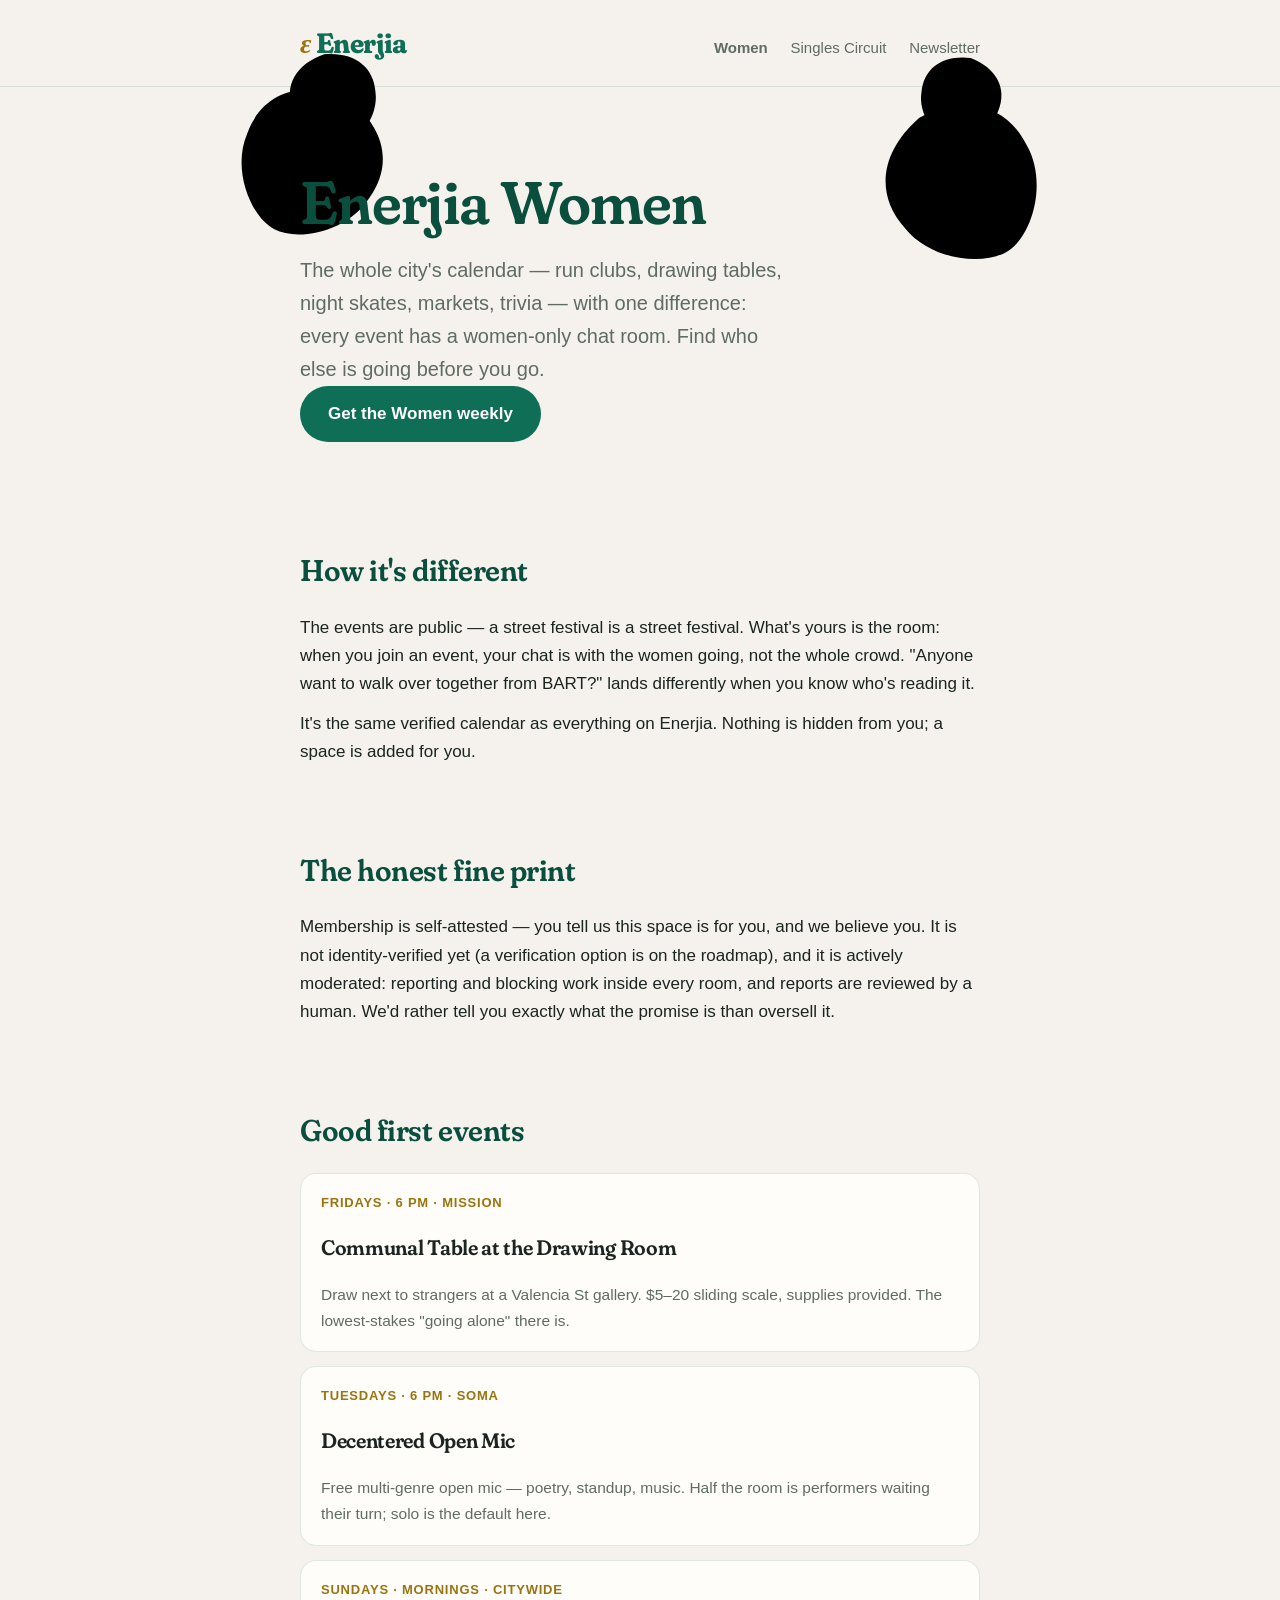
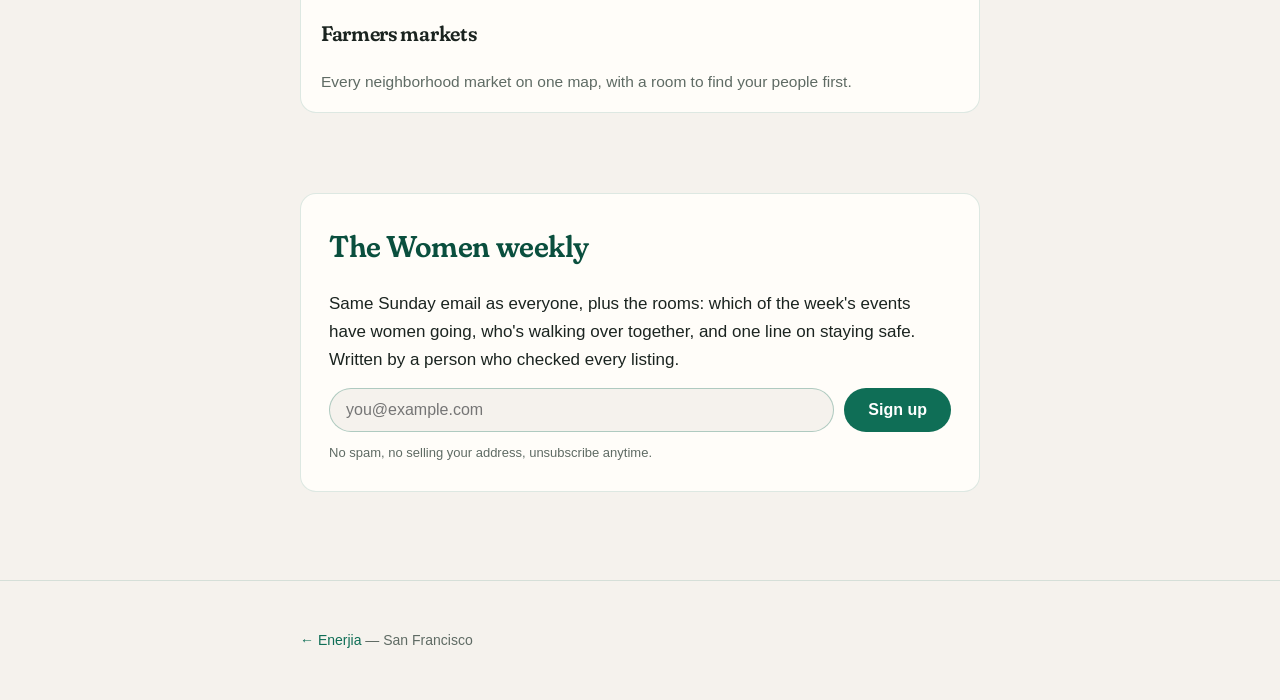
<file: women.html>
<!DOCTYPE html>
<html lang="en">
<head>
<meta charset="utf-8">
<meta name="viewport" content="width=device-width, initial-scale=1">
<title>Enerjia Women — SF events with women-only chat rooms</title>
<meta name="description" content="Every event in San Francisco worth leaving the house for, with women-only chat rooms so you never have to show up alone. Run clubs, drawing tables, night markets, trivia.">
<link rel="preconnect" href="https://fonts.googleapis.com">
<link rel="preconnect" href="https://fonts.gstatic.com" crossorigin>
<link rel="stylesheet" href="https://fonts.googleapis.com/css2?family=Fraunces:ital,opsz,wght,SOFT,WONK@0,9..144,400..700,0..100,0..1;1,9..144,400..700,0..100,0..1&display=swap">
<link rel="stylesheet" href="style.css">
</head>
<body>
<svg width="0" height="0" style="position:absolute" aria-hidden="true">
  <symbol id="leaf" viewBox="0 0 100 100">
    <path class="blade" d="M50 0 C82 4 100 24 96 52 C94 78 68 100 50 100 C32 100 6 78 4 52 C0 24 18 4 50 0 Z"/>
    <path class="vein" d="M50 4 L50 97 M50 22 Q38.6 20 27.1 32 M50 22 Q61.4 20 72.9 32 M50 38 Q33.3 36 16.5 48 M50 38 Q66.7 36 83.5 48 M50 54 Q32.2 52 14.3 64 M50 54 Q67.8 52 85.7 64 M50 70 Q35.5 68 20.9 80 M50 70 Q64.5 68 79.1 80"/>
  </symbol>
</svg>

<header class="site">
  <div class="wrap">
    <a class="wordmark" href="./"><span class="eps">ε</span> Enerjia</a>
    <nav class="site">
      <a href="women.html"><strong>Women</strong></a>
      <a href="singles.html">Singles Circuit</a>
      <a href="newsletter/">Newsletter</a>
    </nav>
  </div>
</header>

<main class="wrap">

  <div class="hero">
    <div class="leafframe" aria-hidden="true"><svg class="leaf big".strip() style="left:-110px; top:-30px; width:150px; height:190px; --r:28deg; --d:0s;"><use href="#leaf"/></svg><svg class="leaf" style="left:0px; top:-48px; width:92px; height:118px; --r:-12deg; --d:-3s;"><use href="#leaf"/></svg><svg class="leaf big".strip() style="right:-120px; top:-20px; width:160px; height:200px; --r:-34deg; --d:-1.5s;"><use href="#leaf"/></svg><svg class="leaf" style="right:-10px; top:-44px; width:86px; height:110px; --r:14deg; --d:-5s;"><use href="#leaf"/></svg></div>
    <h1>Enerjia Women</h1>
    <p class="lede">The whole city's calendar — run clubs, drawing tables,
    night skates, markets, trivia — with one difference: every event has a
    women-only chat room. Find who else is going before you go.</p>
    <a class="cta" href="#newsletter">Get the Women weekly</a>
  </div>

  <section>
    <h2>How it's different</h2>
    <p>The events are public — a street festival is a street festival. What's
    yours is the room: when you join an event, your chat is with the women
    going, not the whole crowd. "Anyone want to walk over together from
    BART?" lands differently when you know who's reading it.</p>
    <p>It's the same verified calendar as everything on Enerjia. Nothing is
    hidden from you; a space is added for you.</p>
  </section>

  <section>
    <h2>The honest fine print</h2>
    <p>Membership is self-attested — you tell us this space is for you, and we
    believe you. It is not identity-verified yet (a verification option is on
    the roadmap), and it is actively moderated: reporting and blocking work
    inside every room, and reports are reviewed by a human. We'd rather tell
    you exactly what the promise is than oversell it.</p>
  </section>

  <section>
    <h2>Good first events</h2>
    <div class="picks">
      <div class="pick">
        <span class="when">Fridays · 6 PM · Mission</span>
        <h3>Communal Table at the Drawing Room</h3>
        <p>Draw next to strangers at a Valencia St gallery. $5–20 sliding
        scale, supplies provided. The lowest-stakes "going alone" there is.</p>
      </div>
      <div class="pick">
        <span class="when">Tuesdays · 6 PM · SOMA</span>
        <h3>Decentered Open Mic</h3>
        <p>Free multi-genre open mic — poetry, standup, music. Half the room
        is performers waiting their turn; solo is the default here.</p>
      </div>
      <div class="pick">
        <span class="when">Sundays · mornings · citywide</span>
        <h3>Farmers markets</h3>
        <p>Every neighborhood market on one map, with a room to find your
        people first.</p>
      </div>
    </div>
  </section>

  <section id="newsletter">
    <div class="signup">
      <h2>The Women weekly</h2>
      <p>Same Sunday email as everyone, plus the rooms: which of the week's
      events have women going, who's walking over together, and one line
      on staying safe. Written by a person who checked every listing.</p>
      <!-- Buttondown embed, tagged "women" at the source so this list can be
           sent its own issue. Plain POST on purpose (see index.html). -->
      <form action="https://buttondown.com/api/emails/embed-subscribe/enerjia"
            method="post" class="embeddable-buttondown-form">
        <input type="email" name="email" placeholder="you@example.com"
               aria-label="Email address" required>
        <input type="hidden" name="tag" value="women">
        <input type="hidden" value="1" name="embed">
        <button type="submit">Sign up</button>
      </form>
      <p class="fine">No spam, no selling your address, unsubscribe anytime.</p>
    </div>
  </section>

</main>

<footer class="site">
  <div class="wrap">
    <p><a href="./">← Enerjia</a> — San Francisco</p>
  </div>
</footer>

</body>
</html>
</file>
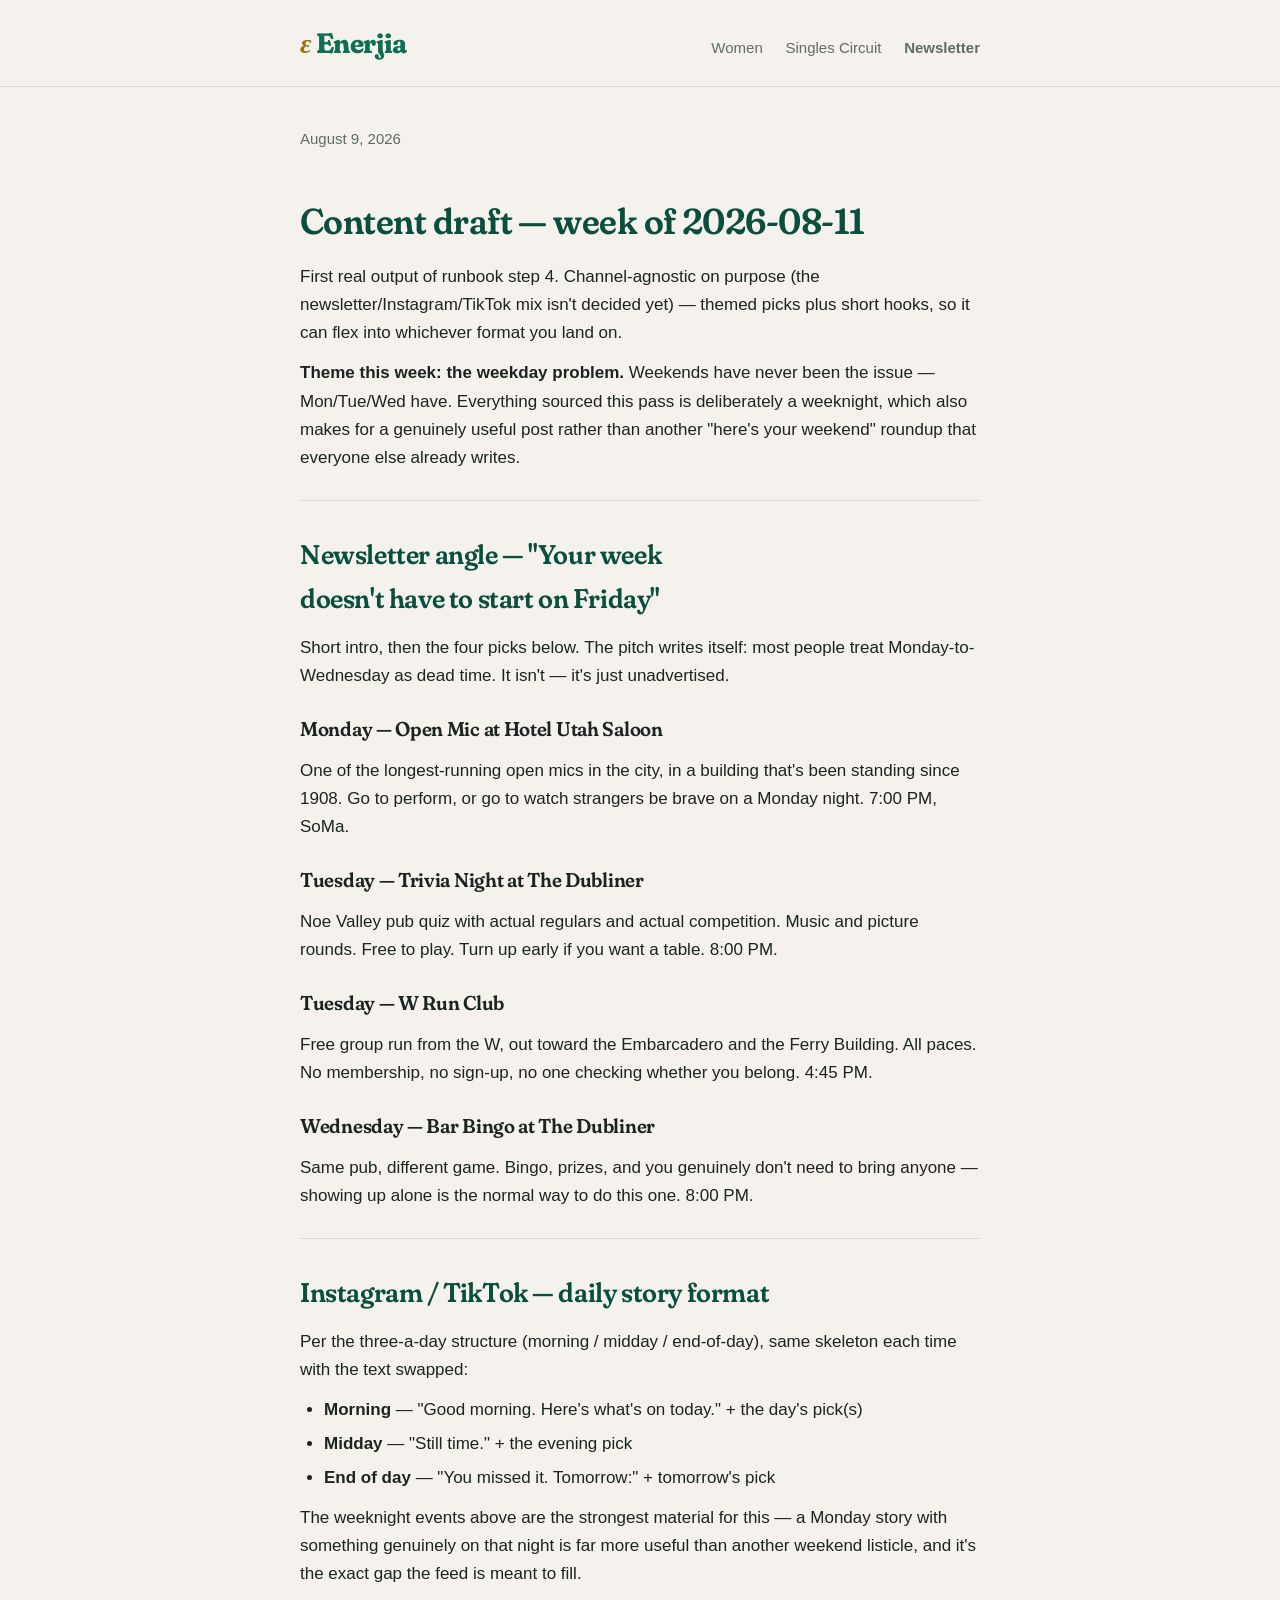
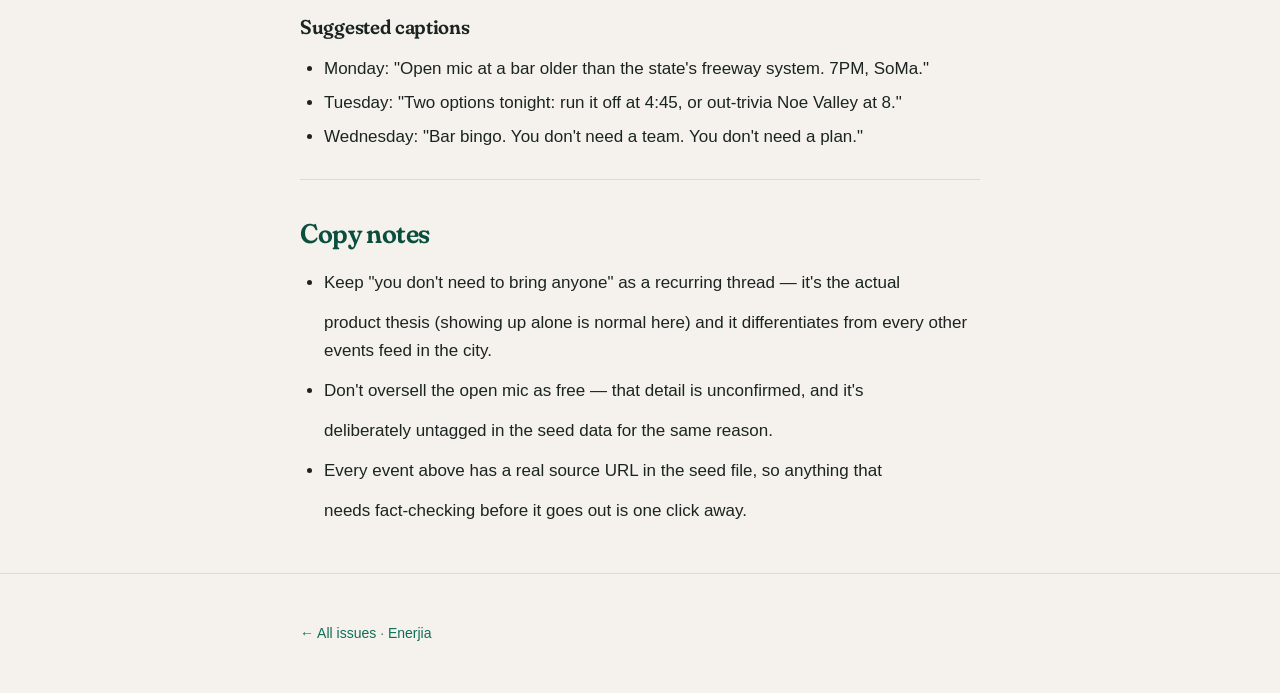
<file: newsletter/2026-08-09.html>
<!DOCTYPE html>
<html lang="en">
<head>
<meta charset="utf-8">
<meta name="viewport" content="width=device-width, initial-scale=1">
<title>The week of August 11 — Enerjia Newsletter</title>
<meta name="description" content="First real output of runbook step 4. Channel-agnostic on purpose (the newsletter/Instagram/TikTok mix isn&#x27;t decided yet) — themed picks plus short hooks, s">
<link rel="preconnect" href="https://fonts.googleapis.com">
<link rel="preconnect" href="https://fonts.gstatic.com" crossorigin>
<link rel="stylesheet" href="https://fonts.googleapis.com/css2?family=Fraunces:ital,opsz,wght,SOFT,WONK@0,9..144,400..700,0..100,0..1;1,9..144,400..700,0..100,0..1&display=swap">
<link rel="stylesheet" href="../style.css">
</head>
<body>
<header class="site">
  <div class="wrap">
    <a class="wordmark" href="../"><span class="eps">&epsilon;</span> Enerjia</a>
    <nav class="site">
      <a href="../women.html">Women</a>
      <a href="../singles.html">Singles Circuit</a>
      <a href="./"><strong>Newsletter</strong></a>
    </nav>
  </div>
</header>
<main class="wrap">
<article class="issue">
<p class="issue-date" style="margin-top:40px">August 9, 2026</p>
<h1>Content draft — week of 2026-08-11</h1>
<p>First real output of runbook step 4. Channel-agnostic on purpose (the newsletter/Instagram/TikTok mix isn't decided yet) — themed picks plus short hooks, so it can flex into whichever format you land on.</p>
<p><strong>Theme this week: the weekday problem.</strong> Weekends have never been the issue — Mon/Tue/Wed have. Everything sourced this pass is deliberately a weeknight, which also makes for a genuinely useful post rather than another "here's your weekend" roundup that everyone else already writes.</p>
<hr>
<h2>Newsletter angle — "Your week doesn't have to start on Friday"</h2>
<p>Short intro, then the four picks below. The pitch writes itself: most people treat Monday-to-Wednesday as dead time. It isn't — it's just unadvertised.</p>
<h3>Monday — Open Mic at Hotel Utah Saloon</h3>
<p>One of the longest-running open mics in the city, in a building that's been standing since 1908. Go to perform, or go to watch strangers be brave on a Monday night. 7:00 PM, SoMa.</p>
<h3>Tuesday — Trivia Night at The Dubliner</h3>
<p>Noe Valley pub quiz with actual regulars and actual competition. Music and picture rounds. Free to play. Turn up early if you want a table. 8:00 PM.</p>
<h3>Tuesday — W Run Club</h3>
<p>Free group run from the W, out toward the Embarcadero and the Ferry Building. All paces. No membership, no sign-up, no one checking whether you belong. 4:45 PM.</p>
<h3>Wednesday — Bar Bingo at The Dubliner</h3>
<p>Same pub, different game. Bingo, prizes, and you genuinely don't need to bring anyone — showing up alone is the normal way to do this one. 8:00 PM.</p>
<hr>
<h2>Instagram / TikTok — daily story format</h2>
<p>Per the three-a-day structure (morning / midday / end-of-day), same skeleton each time with the text swapped:</p>
<ul>
<li><strong>Morning</strong> — "Good morning. Here's what's on today." + the day's pick(s)</li>
<li><strong>Midday</strong> — "Still time." + the evening pick</li>
<li><strong>End of day</strong> — "You missed it. Tomorrow:" + tomorrow's pick</li>
</ul>
<p>The weeknight events above are the strongest material for this — a Monday story with something genuinely on that night is far more useful than another weekend listicle, and it's the exact gap the feed is meant to fill.</p>
<h3>Suggested captions</h3>
<ul>
<li>Monday: "Open mic at a bar older than the state's freeway system. 7PM, SoMa."</li>
<li>Tuesday: "Two options tonight: run it off at 4:45, or out-trivia Noe Valley at 8."</li>
<li>Wednesday: "Bar bingo. You don't need a team. You don't need a plan."</li>
</ul>
<hr>
<h2>Copy notes</h2>
<ul>
<li>Keep "you don't need to bring anyone" as a recurring thread — it's the actual</li>
<p>product thesis (showing up alone is normal here) and it differentiates from every other events feed in the city.</p>
<li>Don't oversell the open mic as free — that detail is unconfirmed, and it's</li>
<p>deliberately untagged in the seed data for the same reason.</p>
<li>Every event above has a real source URL in the seed file, so anything that</li>
<p>needs fact-checking before it goes out is one click away.</p>
</ul>
</article>
</main>
<footer class="site">
  <div class="wrap"><p><a href="./">&larr; All issues</a> &middot; <a href="../">Enerjia</a></p></div>
</footer>
</body>
</html>
</file>
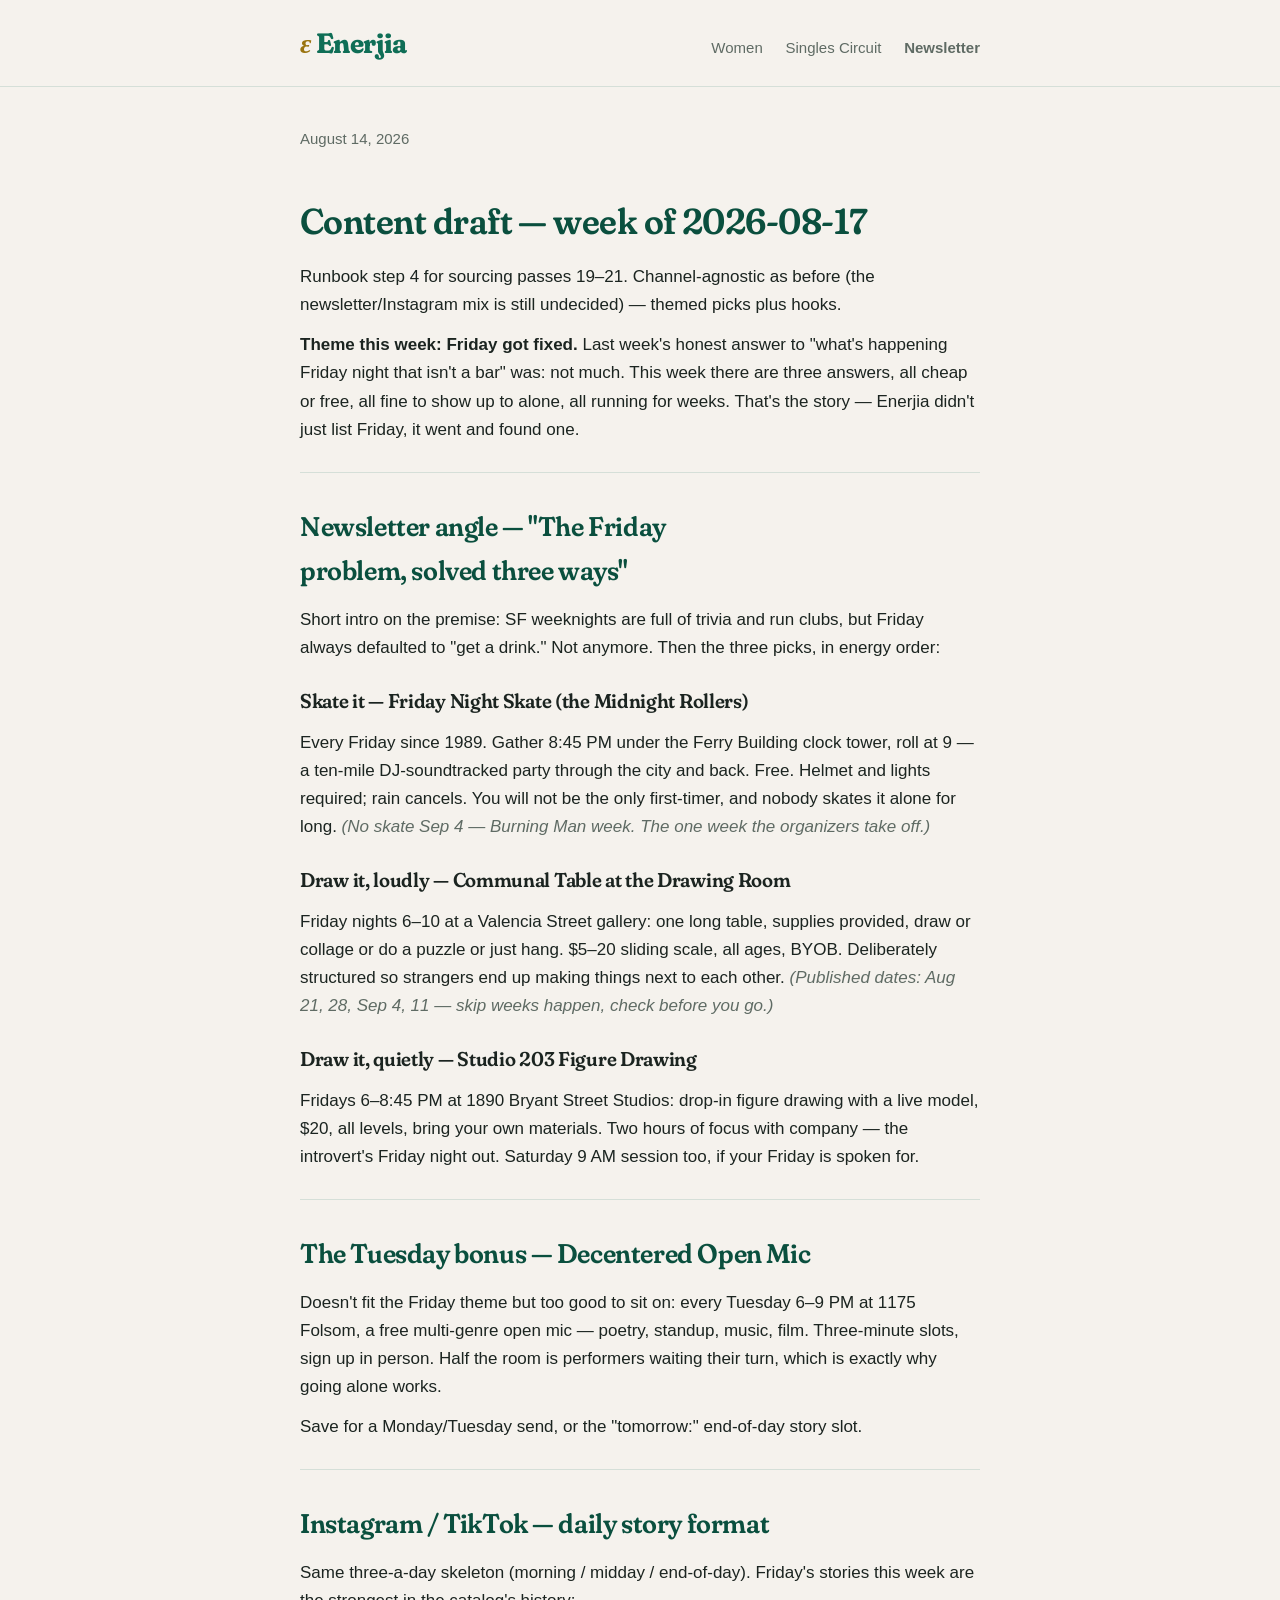
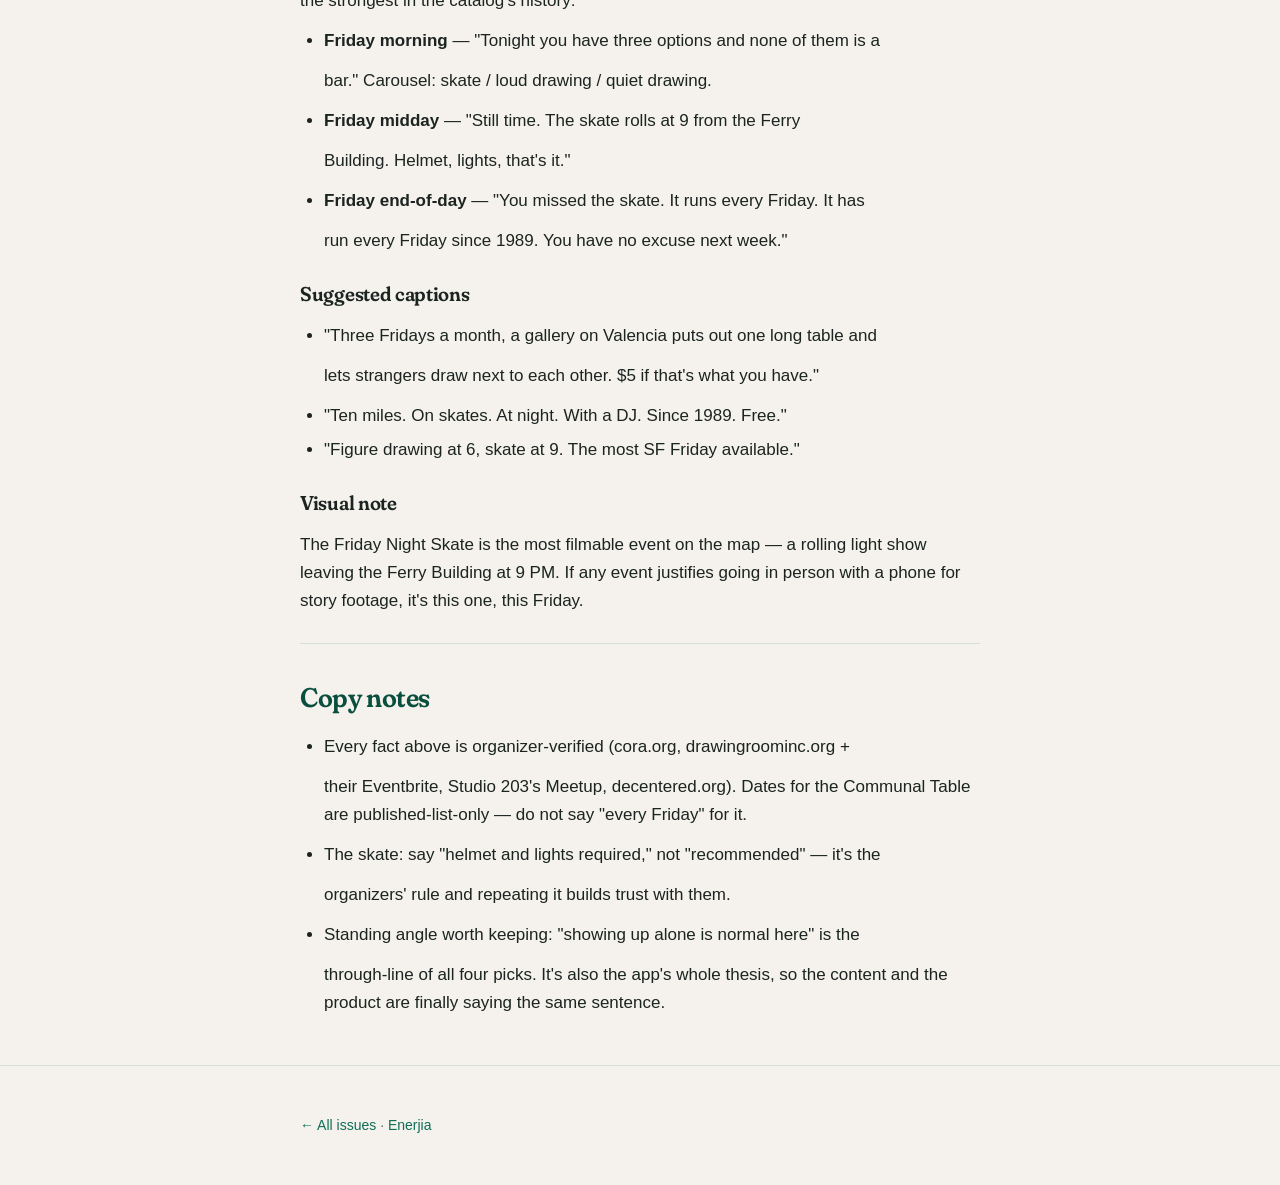
<file: newsletter/2026-08-14.html>
<!DOCTYPE html>
<html lang="en">
<head>
<meta charset="utf-8">
<meta name="viewport" content="width=device-width, initial-scale=1">
<title>The week of August 17 — Enerjia Newsletter</title>
<meta name="description" content="Runbook step 4 for sourcing passes 19–21. Channel-agnostic as before (the newsletter/Instagram mix is still undecided) — themed picks plus hooks.">
<link rel="preconnect" href="https://fonts.googleapis.com">
<link rel="preconnect" href="https://fonts.gstatic.com" crossorigin>
<link rel="stylesheet" href="https://fonts.googleapis.com/css2?family=Fraunces:ital,opsz,wght,SOFT,WONK@0,9..144,400..700,0..100,0..1;1,9..144,400..700,0..100,0..1&display=swap">
<link rel="stylesheet" href="../style.css">
</head>
<body>
<header class="site">
  <div class="wrap">
    <a class="wordmark" href="../"><span class="eps">&epsilon;</span> Enerjia</a>
    <nav class="site">
      <a href="../women.html">Women</a>
      <a href="../singles.html">Singles Circuit</a>
      <a href="./"><strong>Newsletter</strong></a>
    </nav>
  </div>
</header>
<main class="wrap">
<article class="issue">
<p class="issue-date" style="margin-top:40px">August 14, 2026</p>
<h1>Content draft — week of 2026-08-17</h1>
<p>Runbook step 4 for sourcing passes 19–21. Channel-agnostic as before (the newsletter/Instagram mix is still undecided) — themed picks plus hooks.</p>
<p><strong>Theme this week: Friday got fixed.</strong> Last week's honest answer to "what's happening Friday night that isn't a bar" was: not much. This week there are three answers, all cheap or free, all fine to show up to alone, all running for weeks. That's the story — Enerjia didn't just list Friday, it went and found one.</p>
<hr>
<h2>Newsletter angle — "The Friday problem, solved three ways"</h2>
<p>Short intro on the premise: SF weeknights are full of trivia and run clubs, but Friday always defaulted to "get a drink." Not anymore. Then the three picks, in energy order:</p>
<h3>Skate it — Friday Night Skate (the Midnight Rollers)</h3>
<p>Every Friday since 1989. Gather 8:45 PM under the Ferry Building clock tower, roll at 9 — a ten-mile DJ-soundtracked party through the city and back. Free. Helmet and lights required; rain cancels. You will not be the only first-timer, and nobody skates it alone for long. <em>(No skate Sep 4 — Burning Man week. The one week the organizers take off.)</em></p>
<h3>Draw it, loudly — Communal Table at the Drawing Room</h3>
<p>Friday nights 6–10 at a Valencia Street gallery: one long table, supplies provided, draw or collage or do a puzzle or just hang. $5–20 sliding scale, all ages, BYOB. Deliberately structured so strangers end up making things next to each other. <em>(Published dates: Aug 21, 28, Sep 4, 11 — skip weeks happen, check before you go.)</em></p>
<h3>Draw it, quietly — Studio 203 Figure Drawing</h3>
<p>Fridays 6–8:45 PM at 1890 Bryant Street Studios: drop-in figure drawing with a live model, $20, all levels, bring your own materials. Two hours of focus with company — the introvert's Friday night out. Saturday 9 AM session too, if your Friday is spoken for.</p>
<hr>
<h2>The Tuesday bonus — Decentered Open Mic</h2>
<p>Doesn't fit the Friday theme but too good to sit on: every Tuesday 6–9 PM at 1175 Folsom, a free multi-genre open mic — poetry, standup, music, film. Three-minute slots, sign up in person. Half the room is performers waiting their turn, which is exactly why going alone works.</p>
<p>Save for a Monday/Tuesday send, or the "tomorrow:" end-of-day story slot.</p>
<hr>
<h2>Instagram / TikTok — daily story format</h2>
<p>Same three-a-day skeleton (morning / midday / end-of-day). Friday's stories this week are the strongest in the catalog's history:</p>
<ul>
<li><strong>Friday morning</strong> — "Tonight you have three options and none of them is a</li>
<p>bar." Carousel: skate / loud drawing / quiet drawing.</p>
<li><strong>Friday midday</strong> — "Still time. The skate rolls at 9 from the Ferry</li>
<p>Building. Helmet, lights, that's it."</p>
<li><strong>Friday end-of-day</strong> — "You missed the skate. It runs every Friday. It has</li>
<p>run every Friday since 1989. You have no excuse next week."</p>
</ul>
<h3>Suggested captions</h3>
<ul>
<li>"Three Fridays a month, a gallery on Valencia puts out one long table and</li>
<p>lets strangers draw next to each other. $5 if that's what you have."</p>
<li>"Ten miles. On skates. At night. With a DJ. Since 1989. Free."</li>
<li>"Figure drawing at 6, skate at 9. The most SF Friday available."</li>
</ul>
<h3>Visual note</h3>
<p>The Friday Night Skate is the most filmable event on the map — a rolling light show leaving the Ferry Building at 9 PM. If any event justifies going in person with a phone for story footage, it's this one, this Friday.</p>
<hr>
<h2>Copy notes</h2>
<ul>
<li>Every fact above is organizer-verified (cora.org, drawingroominc.org +</li>
<p>their Eventbrite, Studio 203's Meetup, decentered.org). Dates for the Communal Table are published-list-only — do not say "every Friday" for it.</p>
<li>The skate: say "helmet and lights required," not "recommended" — it's the</li>
<p>organizers' rule and repeating it builds trust with them.</p>
<li>Standing angle worth keeping: "showing up alone is normal here" is the</li>
<p>through-line of all four picks. It's also the app's whole thesis, so the content and the product are finally saying the same sentence.</p>
</ul>
</article>
</main>
<footer class="site">
  <div class="wrap"><p><a href="./">&larr; All issues</a> &middot; <a href="../">Enerjia</a></p></div>
</footer>
</body>
</html>
</file>
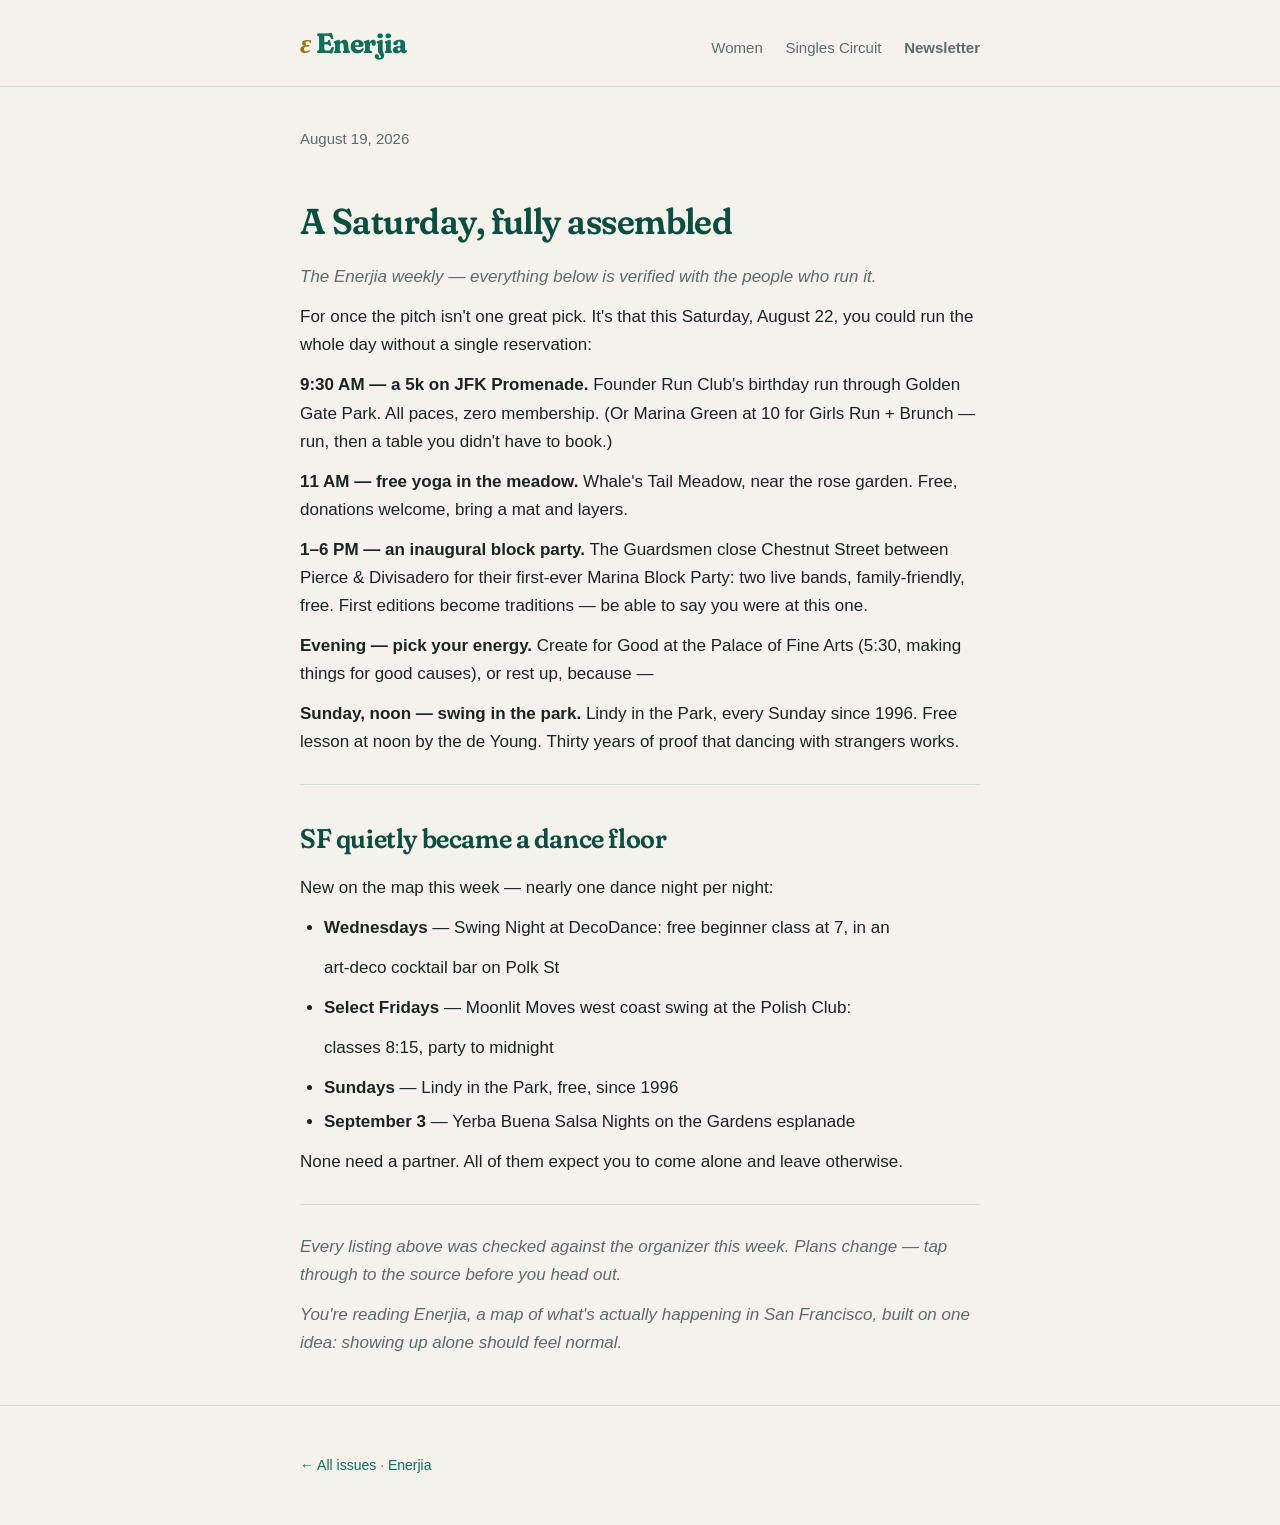
<file: newsletter/2026-08-19.html>
<!DOCTYPE html>
<html lang="en">
<head>
<meta charset="utf-8">
<meta name="viewport" content="width=device-width, initial-scale=1">
<title>A Saturday, fully assembled — Enerjia Newsletter</title>
<meta name="description" content="The Enerjia weekly — everything below is verified with the people who run it.">
<link rel="preconnect" href="https://fonts.googleapis.com">
<link rel="preconnect" href="https://fonts.gstatic.com" crossorigin>
<link rel="stylesheet" href="https://fonts.googleapis.com/css2?family=Fraunces:ital,opsz,wght,SOFT,WONK@0,9..144,400..700,0..100,0..1;1,9..144,400..700,0..100,0..1&display=swap">
<link rel="stylesheet" href="../style.css">
</head>
<body>
<header class="site">
  <div class="wrap">
    <a class="wordmark" href="../"><span class="eps">&epsilon;</span> Enerjia</a>
    <nav class="site">
      <a href="../women.html">Women</a>
      <a href="../singles.html">Singles Circuit</a>
      <a href="./"><strong>Newsletter</strong></a>
    </nav>
  </div>
</header>
<main class="wrap">
<article class="issue">
<p class="issue-date" style="margin-top:40px">August 19, 2026</p>
<h1>A Saturday, fully assembled</h1>
<p><em>The Enerjia weekly — everything below is verified with the people who run it.</em></p>
<p>For once the pitch isn't one great pick. It's that this Saturday, August 22, you could run the whole day without a single reservation:</p>
<p><strong>9:30 AM — a 5k on JFK Promenade.</strong> Founder Run Club's birthday run through Golden Gate Park. All paces, zero membership. (Or Marina Green at 10 for Girls Run + Brunch — run, then a table you didn't have to book.)</p>
<p><strong>11 AM — free yoga in the meadow.</strong> Whale's Tail Meadow, near the rose garden. Free, donations welcome, bring a mat and layers.</p>
<p><strong>1–6 PM — an inaugural block party.</strong> The Guardsmen close Chestnut Street between Pierce &amp; Divisadero for their first-ever Marina Block Party: two live bands, family-friendly, free. First editions become traditions — be able to say you were at this one.</p>
<p><strong>Evening — pick your energy.</strong> Create for Good at the Palace of Fine Arts (5:30, making things for good causes), or rest up, because —</p>
<p><strong>Sunday, noon — swing in the park.</strong> Lindy in the Park, every Sunday since 1996. Free lesson at noon by the de Young. Thirty years of proof that dancing with strangers works.</p>
<hr>
<h2>SF quietly became a dance floor</h2>
<p>New on the map this week — nearly one dance night per night:</p>
<ul>
<li><strong>Wednesdays</strong> — Swing Night at DecoDance: free beginner class at 7, in an</li>
<p>art-deco cocktail bar on Polk St</p>
<li><strong>Select Fridays</strong> — Moonlit Moves west coast swing at the Polish Club:</li>
<p>classes 8:15, party to midnight</p>
<li><strong>Sundays</strong> — Lindy in the Park, free, since 1996</li>
<li><strong>September 3</strong> — Yerba Buena Salsa Nights on the Gardens esplanade</li>
</ul>
<p>None need a partner. All of them expect you to come alone and leave otherwise.</p>
<hr>
<p><em>Every listing above was checked against the organizer this week. Plans change — tap through to the source before you head out.</em></p>
<p><em>You're reading Enerjia, a map of what's actually happening in San Francisco, built on one idea: showing up alone should feel normal.</em></p>
</article>
</main>
<footer class="site">
  <div class="wrap"><p><a href="./">&larr; All issues</a> &middot; <a href="../">Enerjia</a></p></div>
</footer>
</body>
</html>
</file>
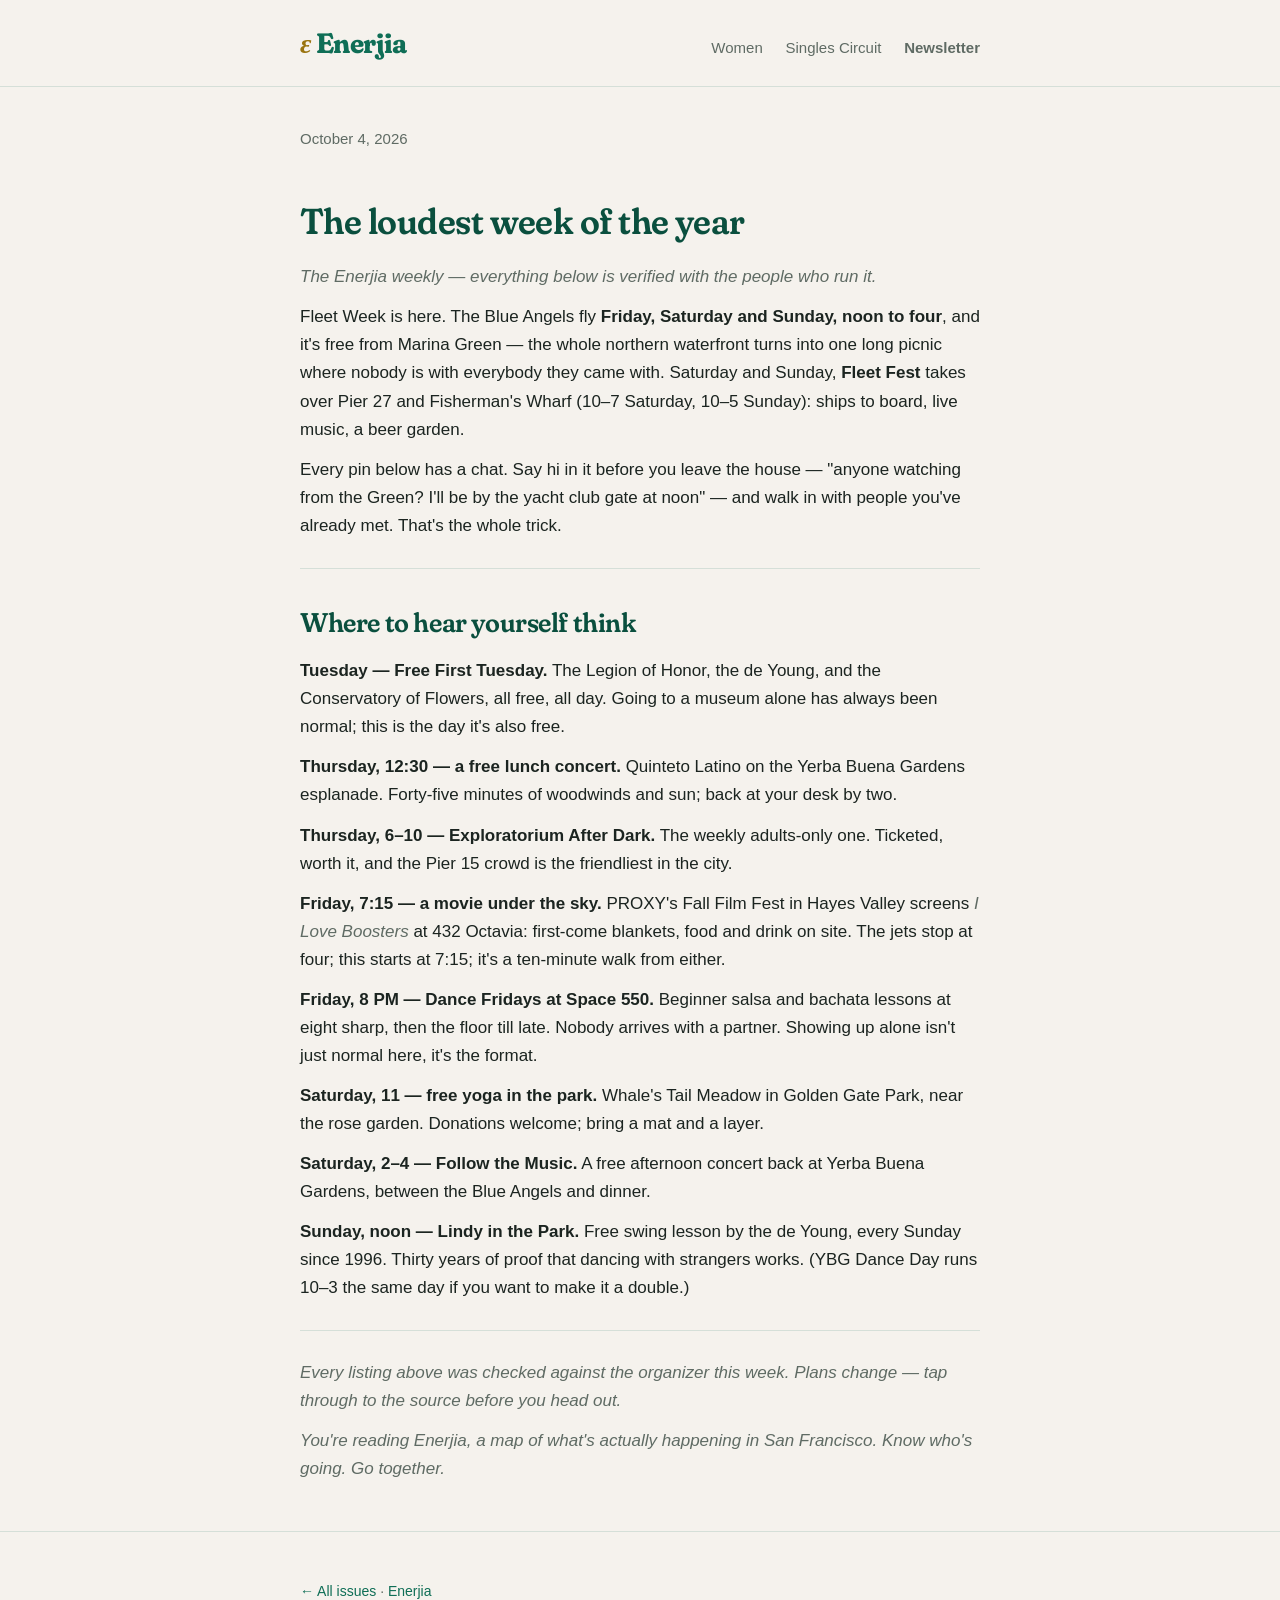
<file: newsletter/2026-10-04.html>
<!DOCTYPE html>
<html lang="en">
<head>
<meta charset="utf-8">
<meta name="viewport" content="width=device-width, initial-scale=1">
<title>The loudest week of the year — Enerjia Newsletter</title>
<meta name="description" content="The Enerjia weekly — everything below is verified with the people who run it.">
<link rel="preconnect" href="https://fonts.googleapis.com">
<link rel="preconnect" href="https://fonts.gstatic.com" crossorigin>
<link rel="stylesheet" href="https://fonts.googleapis.com/css2?family=Fraunces:ital,opsz,wght,SOFT,WONK@0,9..144,400..700,0..100,0..1;1,9..144,400..700,0..100,0..1&display=swap">
<link rel="stylesheet" href="../style.css">
</head>
<body>
<header class="site">
  <div class="wrap">
    <a class="wordmark" href="../"><span class="eps">&epsilon;</span> Enerjia</a>
    <nav class="site">
      <a href="../women.html">Women</a>
      <a href="../singles.html">Singles Circuit</a>
      <a href="./"><strong>Newsletter</strong></a>
    </nav>
  </div>
</header>
<main class="wrap">
<article class="issue">
<p class="issue-date" style="margin-top:40px">October 4, 2026</p>
<h1>The loudest week of the year</h1>
<p><em>The Enerjia weekly — everything below is verified with the people who run it.</em></p>
<p>Fleet Week is here. The Blue Angels fly <strong>Friday, Saturday and Sunday, noon to four</strong>, and it's free from Marina Green — the whole northern waterfront turns into one long picnic where nobody is with everybody they came with. Saturday and Sunday, <strong>Fleet Fest</strong> takes over Pier 27 and Fisherman's Wharf (10–7 Saturday, 10–5 Sunday): ships to board, live music, a beer garden.</p>
<p>Every pin below has a chat. Say hi in it before you leave the house — "anyone watching from the Green? I'll be by the yacht club gate at noon" — and walk in with people you've already met. That's the whole trick.</p>
<hr>
<h2>Where to hear yourself think</h2>
<p><strong>Tuesday — Free First Tuesday.</strong> The Legion of Honor, the de Young, and the Conservatory of Flowers, all free, all day. Going to a museum alone has always been normal; this is the day it's also free.</p>
<p><strong>Thursday, 12:30 — a free lunch concert.</strong> Quinteto Latino on the Yerba Buena Gardens esplanade. Forty-five minutes of woodwinds and sun; back at your desk by two.</p>
<p><strong>Thursday, 6–10 — Exploratorium After Dark.</strong> The weekly adults-only one. Ticketed, worth it, and the Pier 15 crowd is the friendliest in the city.</p>
<p><strong>Friday, 7:15 — a movie under the sky.</strong> PROXY's Fall Film Fest in Hayes Valley screens <em>I Love Boosters</em> at 432 Octavia: first-come blankets, food and drink on site. The jets stop at four; this starts at 7:15; it's a ten-minute walk from either.</p>
<p><strong>Friday, 8 PM — Dance Fridays at Space 550.</strong> Beginner salsa and bachata lessons at eight sharp, then the floor till late. Nobody arrives with a partner. Showing up alone isn't just normal here, it's the format.</p>
<p><strong>Saturday, 11 — free yoga in the park.</strong> Whale's Tail Meadow in Golden Gate Park, near the rose garden. Donations welcome; bring a mat and a layer.</p>
<p><strong>Saturday, 2–4 — Follow the Music.</strong> A free afternoon concert back at Yerba Buena Gardens, between the Blue Angels and dinner.</p>
<p><strong>Sunday, noon — Lindy in the Park.</strong> Free swing lesson by the de Young, every Sunday since 1996. Thirty years of proof that dancing with strangers works. (YBG Dance Day runs 10–3 the same day if you want to make it a double.)</p>
<hr>
<p><em>Every listing above was checked against the organizer this week. Plans change — tap through to the source before you head out.</em></p>
<p><em>You're reading Enerjia, a map of what's actually happening in San Francisco. Know who's going. Go together.</em></p>
</article>
</main>
<footer class="site">
  <div class="wrap"><p><a href="./">&larr; All issues</a> &middot; <a href="../">Enerjia</a></p></div>
</footer>
</body>
</html>
</file>
<file: style.css>
/* Enerjia web — same identity as the app: deep green #0F6E56, cream #F5F2ED,
   a serif for anything that speaks, and the jungle leaf from the app's launch
   and login screens (JungleLeafView.swift), ported to SVG. One file, no
   framework. Fraunces is loaded from Google Fonts by each page's <head>;
   everything falls back to Georgia if it doesn't arrive. */

:root {
  --green: #0F6E56;
  --green-dark: #0A4F3E;
  --cream: #F5F2ED;
  --paper: #FFFDF9;
  --mint: #E4EEE8;
  --ink: #1B2420;
  --muted: #5F6B64;
  --gold: #D4A017;
  --gold-ink: #9A7410;
  --line: rgba(15, 110, 86, 0.14);
  --serif: "Fraunces", Georgia, "Times New Roman", serif;
}

* { margin: 0; padding: 0; box-sizing: border-box; }

body {
  background: var(--cream);
  color: var(--ink);
  font: 17px/1.65 -apple-system, BlinkMacSystemFont, "Segoe UI", Helvetica, Arial, sans-serif;
  overflow-x: hidden;   /* leaves are allowed to bleed past the column */
}

.wrap { max-width: 720px; margin: 0 auto; padding: 0 20px; }

/* Display type: Fraunces with its soft and "wonky" axes on. The wonk gives
   the lowercase a little lean and curl — the fun lives in the letterforms,
   not in extra decoration. Georgia has no such axes and ignores the setting. */
h1, h2, h3, .wordmark {
  font-family: var(--serif);
  font-weight: 600;
  font-variation-settings: "opsz" 72, "SOFT" 100, "WONK" 1;
  letter-spacing: -0.015em;
  text-wrap: balance;
}
h1 em, h2 em { font-style: italic; font-weight: 500; color: var(--gold-ink); }

/* ---------- the leaf ---------- */
.leaf { position: absolute; color: var(--green); pointer-events: none; overflow: visible;
  transform: rotate(var(--r, 0deg)); transform-origin: 50% 100%; }
.leaf .blade { fill: currentColor; opacity: 0.11; }
.leaf .vein { fill: none; stroke: currentColor; stroke-width: 1.1; stroke-linecap: round; opacity: 0.28; }
.leaf.big .blade { opacity: 0.14; }
.leaf.white { color: #fff; }
.leaf.white .blade { opacity: 0.14; }
.leaf.white .vein { opacity: 0.32; }
.leafframe { position: absolute; inset: 0; pointer-events: none; z-index: 0; }

@keyframes sway {
  from { transform: rotate(calc(var(--r, 0deg) - 2.5deg)); }
  to   { transform: rotate(calc(var(--r, 0deg) + 2.5deg)); }
}
@media (prefers-reduced-motion: no-preference) {
  .leaf { animation: sway 7s ease-in-out infinite alternate; animation-delay: var(--d, 0s); }
}

/* ---------- header ---------- */
header.site { padding: 20px 0; border-bottom: 1px solid var(--line); }
header.site .wrap {
  display: flex; align-items: baseline; justify-content: space-between;
  flex-wrap: wrap; gap: 8px;
}
.wordmark { font-size: 28px; font-weight: 700; color: var(--green); text-decoration: none; }
.wordmark .eps { font-style: italic; color: var(--gold-ink); }
nav.site a { color: var(--muted); text-decoration: none; font-size: 15px; margin-left: 18px; }
nav.site a:hover { color: var(--green); }

/* ---------- hero ---------- */
.hero { position: relative; padding: 84px 0 64px; }
.hero > :not(.leafframe):not(.pins) { position: relative; z-index: 1; }
.eyebrow { font-size: 12.5px; font-weight: 700; letter-spacing: 0.12em; text-transform: uppercase; color: var(--green); margin-bottom: 16px; }
.hero h1 { font-size: clamp(42px, 8vw, 60px); line-height: 1.05; color: var(--green-dark); max-width: 520px; }
.hero p.lede { font-size: 20px; color: var(--muted); margin-top: 20px; max-width: 500px; }
.hero .ctas { display: flex; flex-wrap: wrap; gap: 10px; margin-top: 28px; }

/* The jungle hero: copy beside the living map, both inside the leaf border.
   One column on phones (words, then the map as its own panel); from 1000px
   the copy takes the left 44% and the map has the rest to itself. */
body.jungle .hero { padding: 36px 0 24px; }
body.jungle .hero-grid { max-width: 1180px; margin: 0 auto; padding: 0 20px; display: grid; grid-template-columns: 1fr; gap: 28px; }
body.jungle .hero .copy { max-width: 32rem; padding-top: 28px; }
body.jungle .hero h1 { font-size: clamp(40px, 6.2vw, 62px); max-width: 11ch; }
body.jungle .hero p.lede { font-size: 18px; max-width: 30rem; }
body.jungle .mapstage { position: relative; height: clamp(380px, 62vh, 600px); border-radius: 20px; overflow: hidden; background: rgba(4, 24, 18, .35); box-shadow: 0 0 0 1px rgba(93,193,156,.18) inset, 0 24px 60px rgba(2, 20, 14, .45); }
body.jungle .mapstage canvas { position: absolute; inset: 0; width: 100%; height: 100%; display: block; }
body.jungle .legend { position: absolute; left: 16px; bottom: 14px; z-index: 2; display: flex; align-items: center; gap: 8px; font-size: 13px; letter-spacing: .02em; color: rgba(243,239,228,.8); background: rgba(6,33,26,.7); padding: 7px 12px 7px 10px; border-radius: 999px; border: 1px solid rgba(93,193,156,.28); backdrop-filter: blur(4px); }
body.jungle .legend i { width: 8px; height: 8px; border-radius: 50%; background: #5DC19C; box-shadow: 0 0 10px #5DC19C; flex: none; }
body.jungle .legend b { color: #F3EFE4; font-variant-numeric: tabular-nums; }
body.jungle .legend span { color: rgba(243,239,228,.55); }
@media (max-width: 560px) { body.jungle .legend span { display: none; } }
@media (min-width: 1000px) {
  body.jungle .hero { padding: 48px 0 32px; }
  body.jungle .hero-grid { grid-template-columns: minmax(0, 44%) minmax(0, 56%); gap: 40px; align-items: center; }
  body.jungle .mapstage { height: clamp(520px, 72vh, 680px); }
}

/* Pins beside the headline: the map's pin, in miniature — emoji face, green ring. Decorative, but every one is a real weekly event. */
.pins { position: absolute; right: -40px; top: 60px; width: 260px; height: 260px; pointer-events: none; z-index: 0; }
.pin { position: absolute; display: grid; justify-items: center; gap: 2px; }
.pin .face { width: 48px; height: 48px; border-radius: 50%; background: #fff; border: 2.5px solid var(--green); display: grid; place-items: center; font-size: 24px; box-shadow: 0 6px 14px rgba(10, 79, 62, 0.16); }
@keyframes bob { from { translate: 0 0; } to { translate: 0 -7px; } }
@media (prefers-reduced-motion: no-preference) { .pin { animation: bob 3.6s ease-in-out infinite alternate; animation-delay: var(--d, 0s); } }
@media (max-width: 760px) { .pins { right: -12px; top: 8px; width: 150px; height: 120px; opacity: 0.9; } .pin:nth-child(n+3) { display: none; } .hero h1, .hero p.lede { max-width: 72%; } }

.cta {
  display: inline-block; background: var(--green); color: #fff;
  padding: 14px 28px; border-radius: 999px; text-decoration: none; font-weight: 600;
  transition: transform .15s ease, background .15s ease;
}
.cta:hover { background: var(--green-dark); transform: translateY(-1px); }
.cta.secondary { background: transparent; color: var(--green); border: 1.5px solid var(--green); }
.cta.secondary:hover { background: var(--mint); }
.cta:focus-visible, nav.site a:focus-visible, .space:focus-visible, input:focus-visible, button:focus-visible { outline: 2px solid var(--gold); outline-offset: 3px; }

/* ---------- sections ---------- */
section { padding: 40px 0; }
section h2 { font-size: 30px; color: var(--green-dark); margin-bottom: 18px; }
section p + p { margin-top: 12px; }

.picks { display: grid; gap: 14px; margin-top: 8px; }
.pick {
  background: var(--paper); border-radius: 16px; padding: 18px 20px;
  border: 1px solid var(--line);
  display: grid; grid-template-columns: 1fr; gap: 12px; align-items: start;
  transition: transform .15s ease, box-shadow .15s ease;
}
.pick:has(.badge) { grid-template-columns: 52px 1fr; }
.pick:hover { transform: translateY(-2px); box-shadow: 0 10px 24px rgba(10, 79, 62, 0.10); }
.pick .badge { width: 52px; height: 52px; border-radius: 50%; background: #fff; border: 2.5px solid var(--green); display: grid; place-items: center; font-size: 26px; box-shadow: 0 4px 10px rgba(10, 79, 62, 0.12); rotate: -6deg; }
.pick:nth-child(even) .badge { rotate: 6deg; }
.pick .when { font-size: 13px; font-weight: 700; letter-spacing: 0.06em;
  text-transform: uppercase; color: var(--gold-ink); }
.pick h3 { font-size: 21px; margin: 4px 0 6px; }
.pick p { color: var(--muted); font-size: 15.5px; }

.spaces { display: grid; gap: 14px; grid-template-columns: 1fr; }
@media (min-width: 560px) { .spaces { grid-template-columns: 1fr 1fr; } }
.space {
  display: block; position: relative; overflow: hidden;
  background: var(--green); color: #fff; border-radius: 16px;
  padding: 24px; text-decoration: none;
  transition: transform .15s ease, background .15s ease;
}
.space:hover { background: var(--green-dark); transform: translateY(-2px); }
.space > :not(.leafframe) { position: relative; z-index: 1; }
.space h3 { font-size: 23px; margin-bottom: 6px; }
.space p { opacity: 0.86; font-size: 15px; }

.signup {
  position: relative; overflow: hidden;
  background: var(--paper); border-radius: 16px; padding: 28px;
  border: 1px solid var(--line);
}
.signup > :not(.leaf) { position: relative; z-index: 1; }
.signup form { display: flex; gap: 10px; margin-top: 14px; flex-wrap: wrap; }
.signup input[type="email"] {
  flex: 1; min-width: 220px; padding: 12px 16px; font-size: 16px;
  border: 1.5px solid rgba(15, 110, 86, 0.3); border-radius: 999px; background: var(--cream);
}
.signup button {
  background: var(--green); color: #fff; border: 0; padding: 12px 24px;
  border-radius: 999px; font-size: 16px; font-weight: 600; cursor: pointer;
}
.signup button:hover { background: var(--green-dark); }
.signup .fine { font-size: 13px; color: var(--muted); margin-top: 10px; }

/* ---------- newsletter pages ---------- */
article.issue h1 { font-size: 36px; color: var(--green-dark); margin: 40px 0 8px; }
article.issue h2 { font-size: 27px; color: var(--green-dark); margin: 32px 0 10px; }
article.issue h3 { font-size: 20px; color: var(--ink); margin: 22px 0 6px; }
article.issue p { margin: 12px 0; }
article.issue ul { margin: 12px 0 12px 24px; }
article.issue li { margin: 6px 0; }
article.issue hr { border: 0; border-top: 1px solid var(--line); margin: 28px 0; }
article.issue em { color: var(--muted); }
.issue-date { color: var(--muted); font-size: 15px; }

ul.archive { list-style: none; margin-top: 10px; }
ul.archive li { background: var(--paper); border: 1px solid var(--line); border-radius: 12px; margin-bottom: 10px; }
ul.archive a { display: block; padding: 16px 20px; text-decoration: none; color: var(--ink); }
ul.archive a:hover { background: var(--mint); }
ul.archive .date { color: var(--muted); font-size: 14px; }

/* ---------- footer ---------- */
footer.site {
  position: relative; overflow: hidden;
  border-top: 1px solid var(--line);
  padding: 48px 0 48px; margin-top: 48px;
  color: var(--muted); font-size: 14px;
}
footer.site .canopy { position: absolute; left: 0; right: 0; top: 0; height: 70px; pointer-events: none; }
footer.site .wrap { position: relative; z-index: 1; }
footer.site a { color: var(--green); text-decoration: none; }

.note {
  background: rgba(212, 160, 23, 0.1); border: 1px solid rgba(212, 160, 23, 0.35);
  border-radius: 10px; padding: 12px 16px; font-size: 14.5px; color: #7A5D0E;
}

/* ---------- the jungle landing page ----------
   body.jungle (index only): a dark green ground that lightens toward the
   centre, a fixed leaf border behind everything (see the generator at the
   foot of index.html), and cream "paper" cards on top. */
body.jungle {
  color: #F3EFE4;
  background: radial-gradient(ellipse 70% 60% at 50% 40%, #166A50 0%, #0F4F3B 35%, #0A3328 68%, #06211A 100%) fixed;
}
body.jungle #jungle { position: fixed; inset: 0; z-index: 0; pointer-events: none; overflow: hidden; }
body.jungle #jungle svg { width: 100%; height: 100%; display: block; }
body.jungle #jungle .blade { fill: currentColor; }
body.jungle #jungle .stem { fill: none; stroke: currentColor; stroke-width: 2.2; stroke-linecap: round; }
body.jungle #jungle .vein { fill: none; stroke: var(--vein, rgba(255,255,255,.18)); stroke-width: 1.1; stroke-linecap: round; }
body.jungle #jungle .shadow { color: #04170F; opacity: .45; }
body.jungle #jungle .shadow .vein { stroke: none; }
body.jungle #jungle .layer.back { opacity: .9; }
body.jungle #jungle .sway { transform-box: fill-box; transform-origin: 50% 100%; }
@keyframes leafsway { from { transform: rotate(-1.4deg); } to { transform: rotate(1.4deg); } }
@media (prefers-reduced-motion: no-preference) and (min-width: 760px) {
  body.jungle #jungle .sway { animation: leafsway 8s ease-in-out infinite alternate; }
}
body.jungle header.site, body.jungle main, body.jungle footer.site { position: relative; z-index: 1; }
body.jungle header.site { border-bottom-color: rgba(243,239,228,.14); }
body.jungle .wordmark { color: #F3EFE4; }
body.jungle .wordmark .eps { color: #E8C56A; }
body.jungle nav.site a { color: rgba(243,239,228,.72); }
body.jungle nav.site a:hover { color: #F3EFE4; }
body.jungle .eyebrow { color: #E8C56A; }
body.jungle .hero h1 { color: #F3EFE4; }
body.jungle h1 em, body.jungle h2 em { color: #E8C56A; }
body.jungle .hero p.lede { color: rgba(243,239,228,.78); }
body.jungle .cta { background: #F3EFE4; color: #0A4F3E; }
body.jungle .cta:hover { background: #fff; }
body.jungle .cta.secondary { background: transparent; color: #F3EFE4; border-color: rgba(243,239,228,.45); }
body.jungle .cta.secondary:hover { background: rgba(243,239,228,.1); }
body.jungle section h2 { color: #F3EFE4; }
body.jungle section > p { color: rgba(243,239,228,.84); max-width: 60ch; }
body.jungle .pick, body.jungle .signup { background: #F7F3EA; color: var(--ink); border-color: transparent; box-shadow: 0 12px 30px rgba(2, 20, 14, .35); }
body.jungle .pick p, body.jungle .signup .fine { color: var(--muted); }
body.jungle .pick:hover { box-shadow: 0 18px 36px rgba(2, 20, 14, .45); }
body.jungle .space { background: #148A6B; box-shadow: 0 12px 30px rgba(2, 20, 14, .35); }
body.jungle .space:hover { background: #19A078; }
body.jungle .signup input[type="email"] { background: #fff; }
body.jungle footer.site { border-top-color: rgba(243,239,228,.14); color: rgba(243,239,228,.6); }
body.jungle footer.site a { color: #E8C56A; }
body.jungle footer.site .wordmark { color: #F3EFE4; }
body.jungle .cta:focus-visible, body.jungle nav.site a:focus-visible, body.jungle input:focus-visible, body.jungle button:focus-visible { outline-color: #E8C56A; }
</file>
